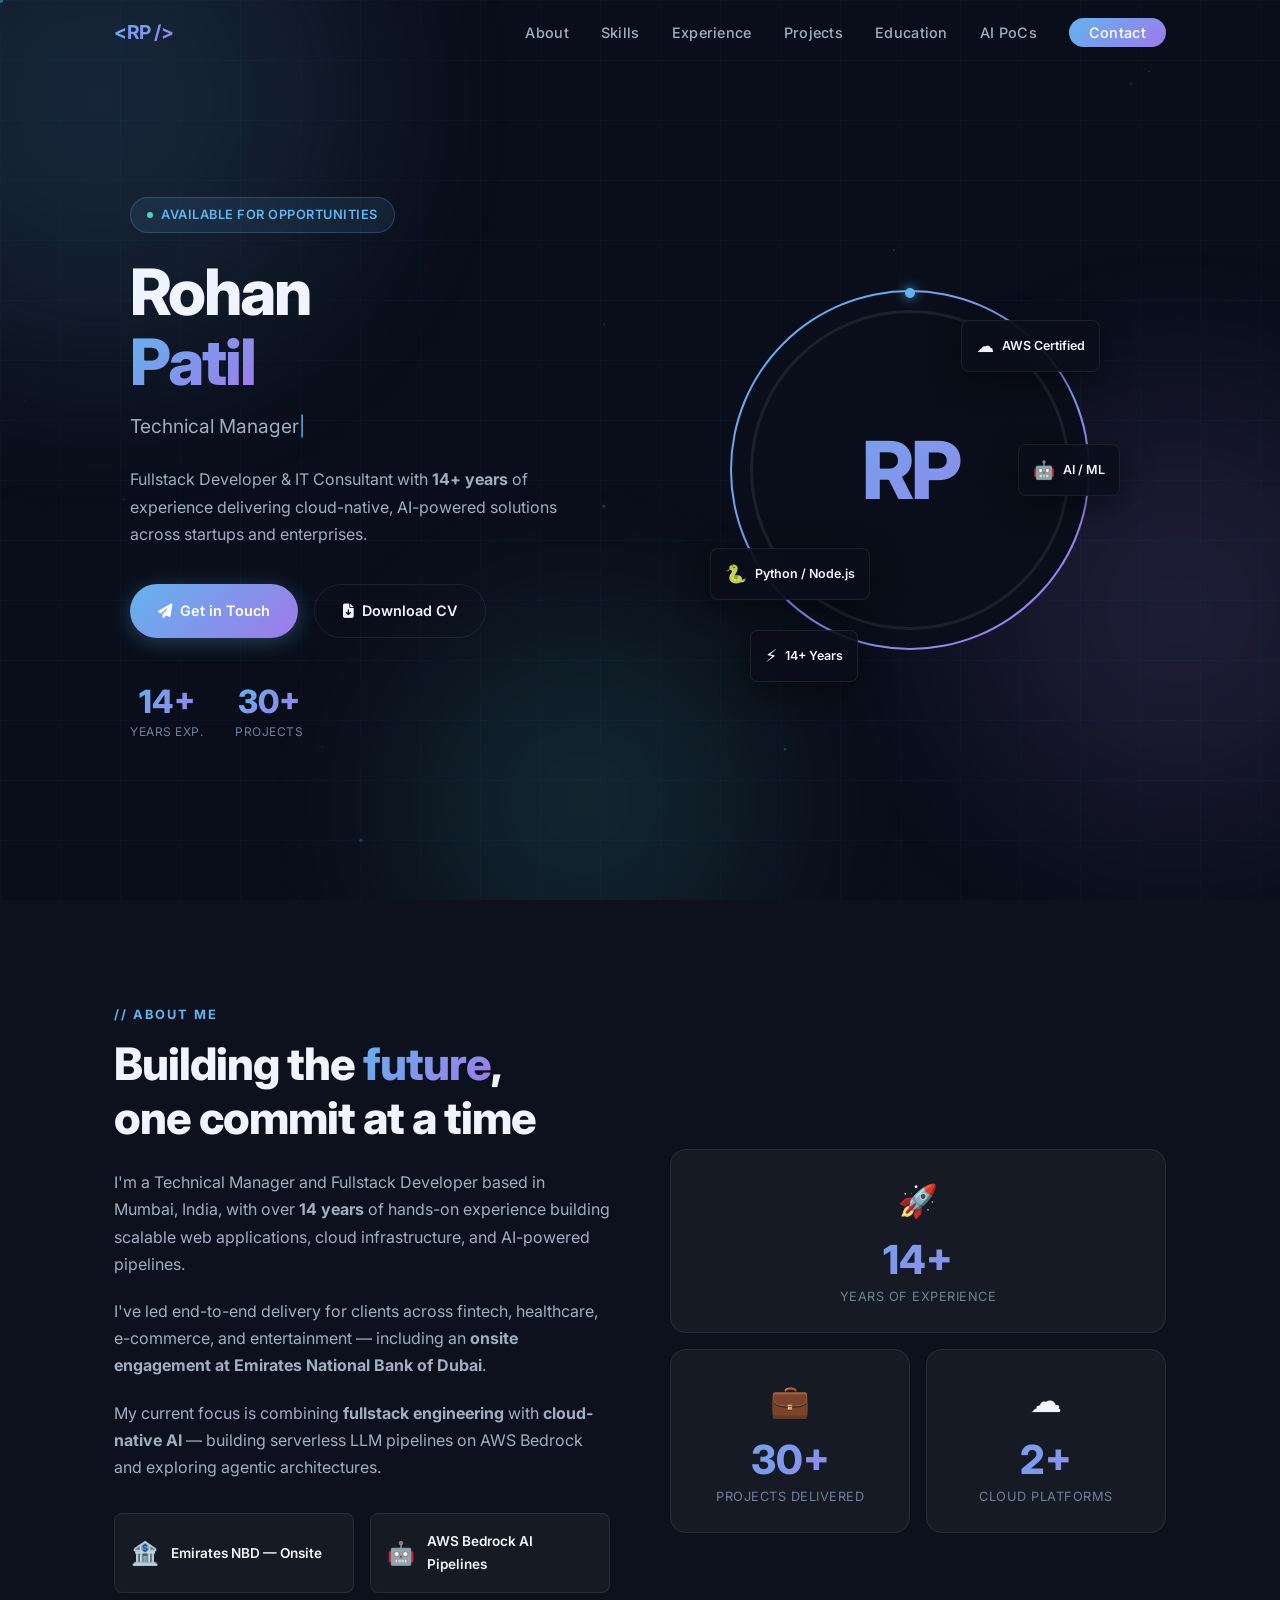
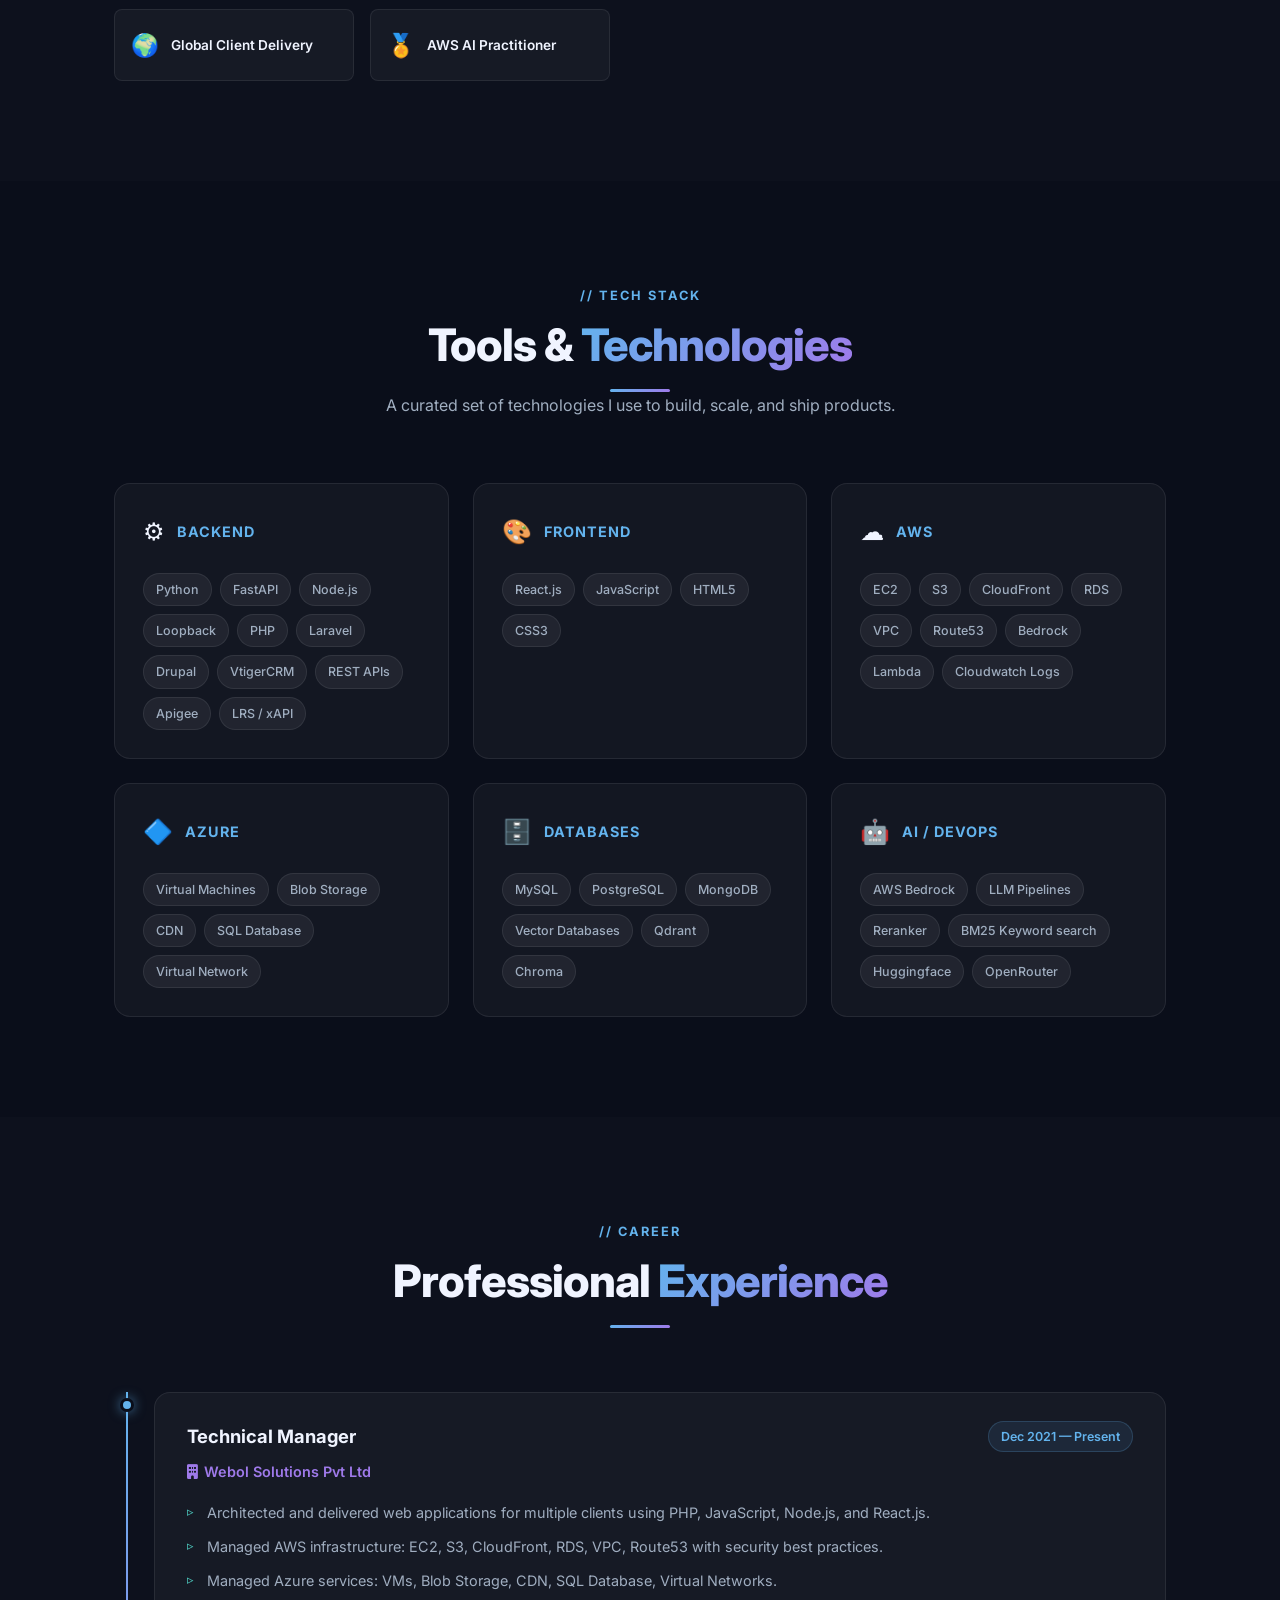
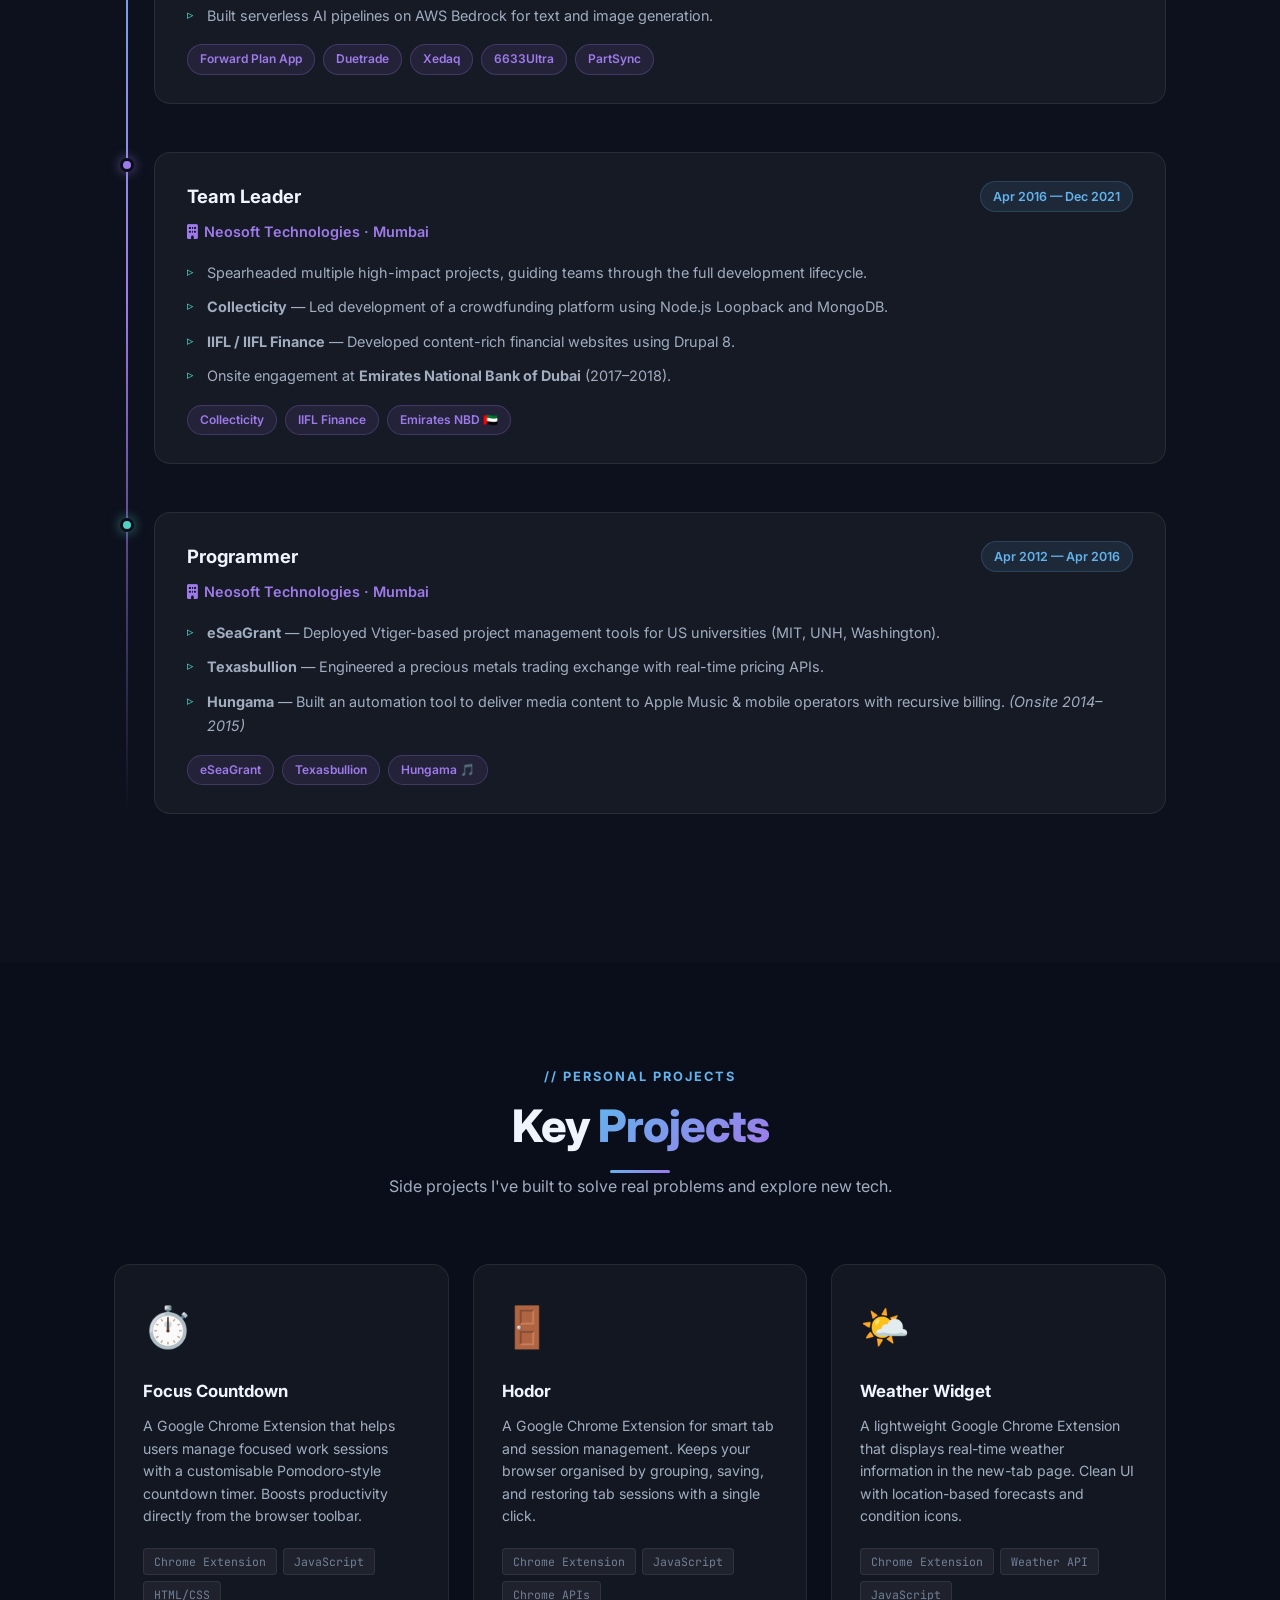
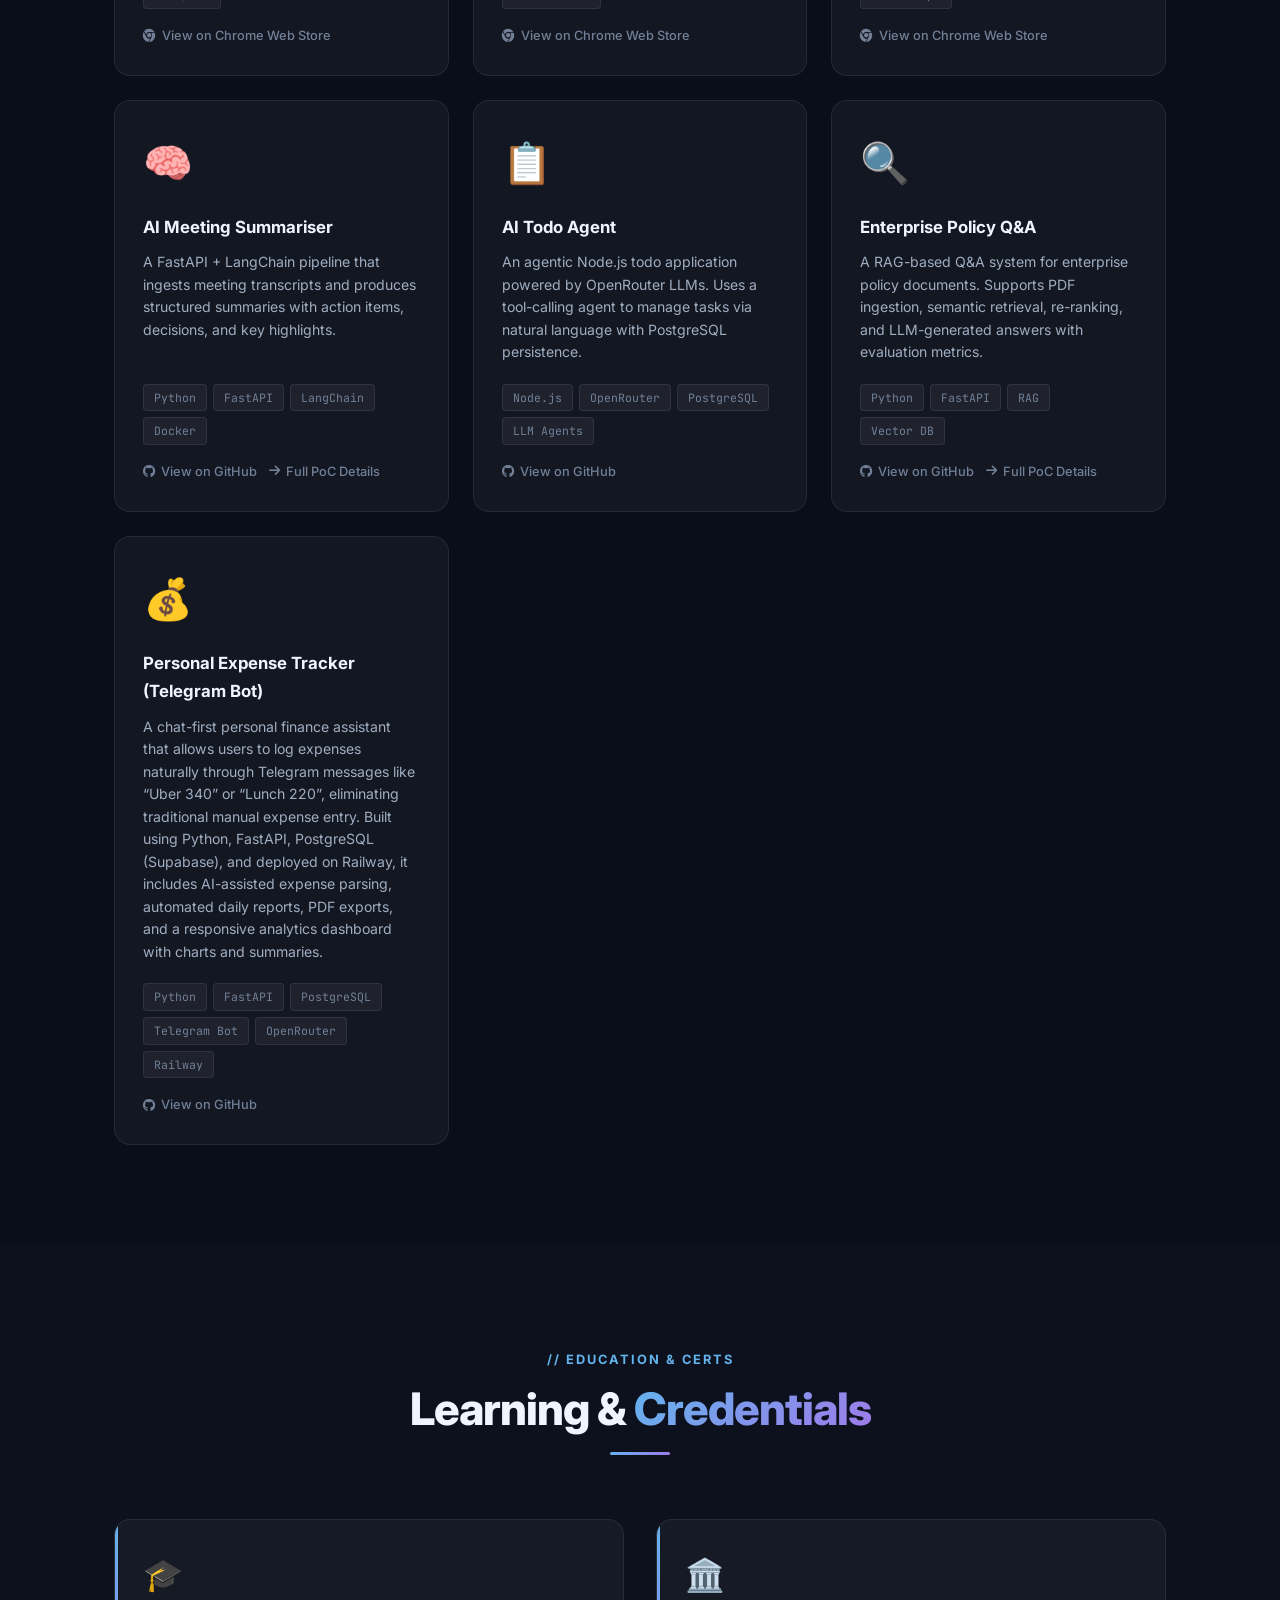
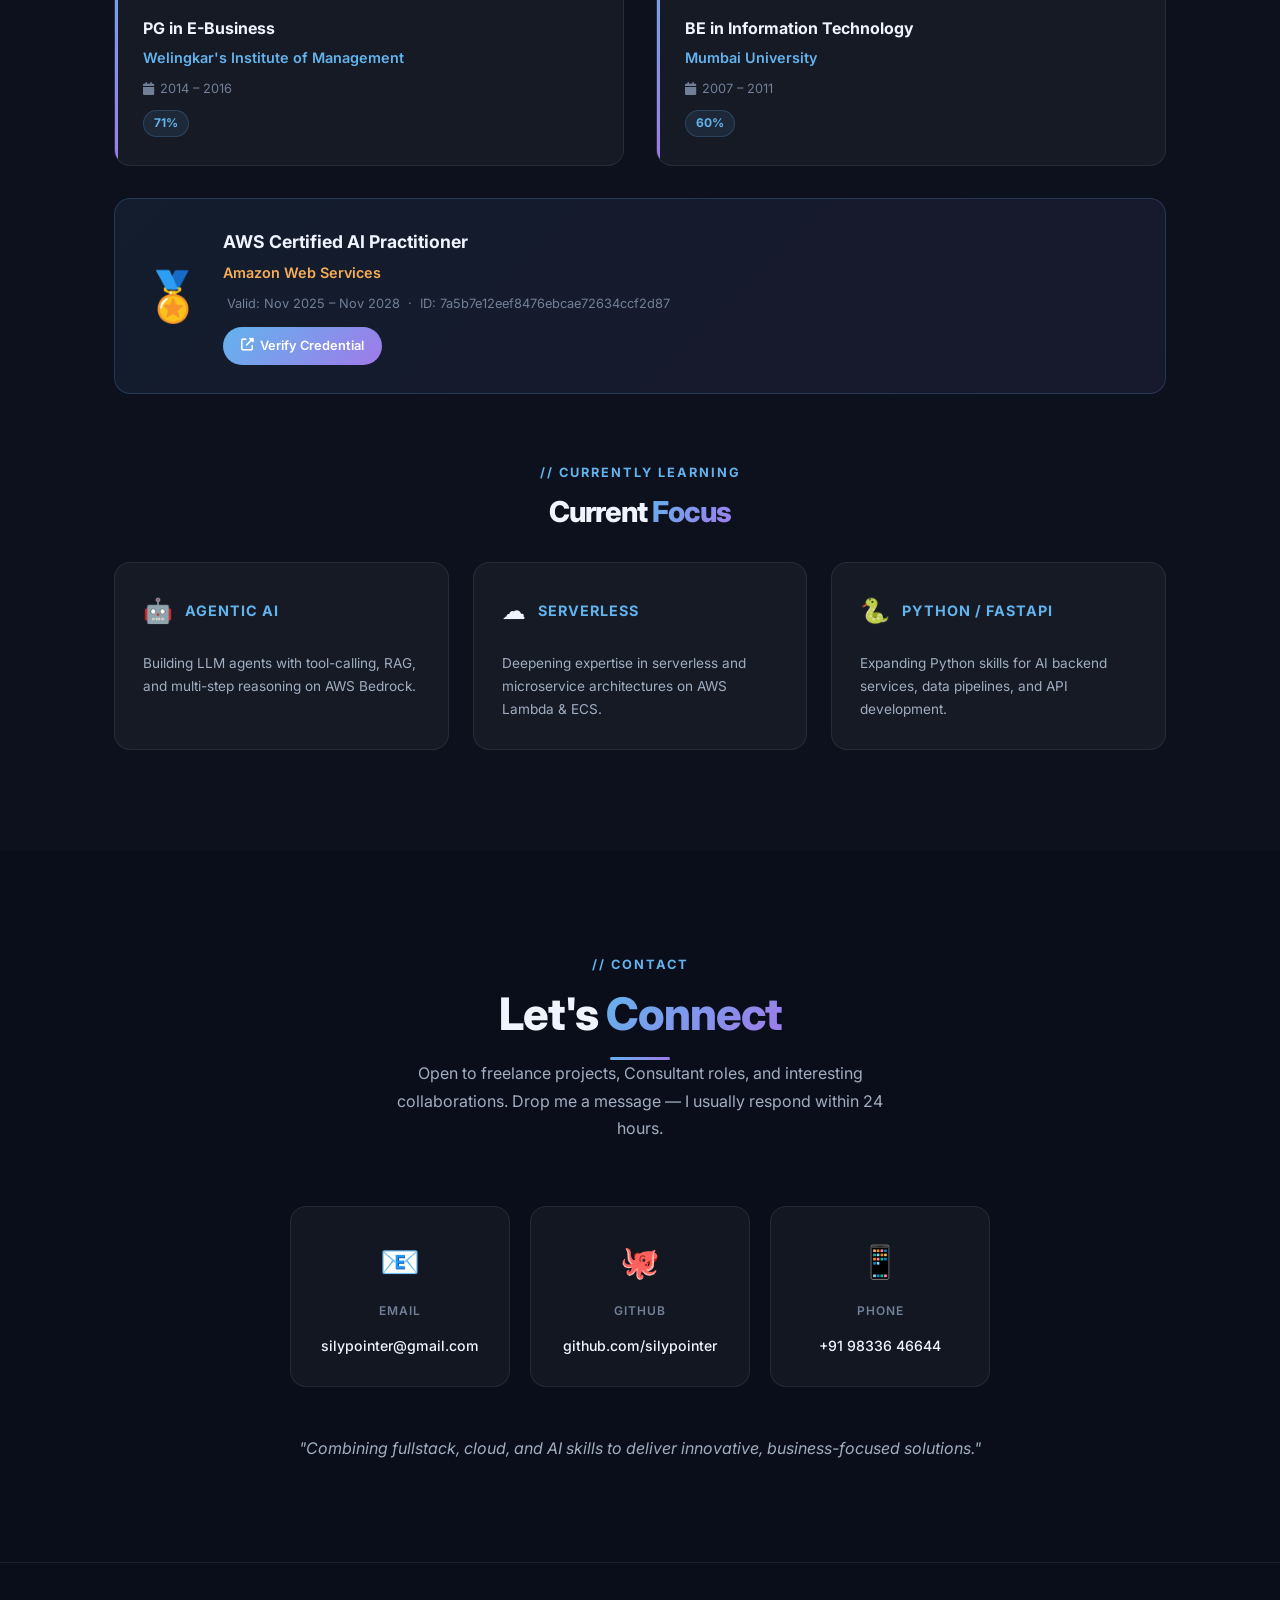
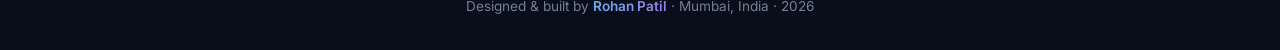
<file: index.html>
<!DOCTYPE html>
<html lang="en">
<head>
  <meta charset="UTF-8" />
  <meta name="viewport" content="width=device-width, initial-scale=1.0" />
  <meta name="description" content="Rohan Patil — Technical Manager, Fullstack Developer & IT Consultant with 13+ years of experience in NodeJS, ReactJS, PHP, AWS, Azure and AI." />
  <meta name="author" content="Rohan Patil" />
  <title>Rohan Patil — Portfolio</title>

  <!-- Fonts -->
  <link rel="preconnect" href="https://fonts.googleapis.com" />
  <link rel="preconnect" href="https://fonts.gstatic.com" crossorigin />
  <link href="https://fonts.googleapis.com/css2?family=Inter:wght@300;400;500;600;700;800&family=JetBrains+Mono:wght@400;500&display=swap" rel="stylesheet" />

  <!-- Icons -->
  <link rel="stylesheet" href="https://cdnjs.cloudflare.com/ajax/libs/font-awesome/6.5.0/css/all.min.css" />

  <!-- Styles -->
  <link rel="stylesheet" href="styles.css" />
</head>
<body>

  <!-- ░░ Animated Background ░░ -->
  <div class="bg-canvas">
    <div class="bg-orb"></div>
    <div class="bg-orb"></div>
    <div class="bg-orb"></div>
  </div>
  <div class="bg-grid"></div>
  <canvas id="particles" style="position:fixed;inset:0;z-index:0;pointer-events:none;opacity:0.6;"></canvas>

  <!-- ░░ Navigation ░░ -->
  <nav>
    <div class="container nav-inner">
      <span class="nav-logo">&lt;RP /&gt;</span>
      <ul class="nav-links">
        <li><a href="#about">About</a></li>
        <li><a href="#skills">Skills</a></li>
        <li><a href="#experience">Experience</a></li>
        <li><a href="#projects">Projects</a></li>
        <li><a href="#education">Education</a></li>
        <li><a href="ai-poc-projects.html">AI PoCs</a></li>
        <li><a href="#contact" class="nav-cta">Contact</a></li>
      </ul>
      <div class="menu-toggle" aria-label="Toggle menu">
        <span></span><span></span><span></span>
      </div>
    </div>
  </nav>

  <!-- ░░░░░░░░░░░░░░░░░░░░░░░░░░░░░░░░░░░░░░░░░░░░░░░░░░░░░░░░ -->
  <!-- HERO                                                       -->
  <!-- ░░░░░░░░░░░░░░░░░░░░░░░░░░░░░░░░░░░░░░░░░░░░░░░░░░░░░░░░ -->
  <section id="hero">
    <div class="container">
      <div class="hero-grid">

        <!-- Left: Text -->
        <div class="hero-text">
          <div class="hero-badge">
            <span class="dot"></span>
            Available for opportunities
          </div>

          <h1 class="hero-name">
            Rohan<br>
            <span class="gradient-text">Patil</span>
          </h1>

          <div class="hero-title" id="typed-title">
            <span class="typed-text">Technical Manager</span><span class="typed-cursor">|</span>
          </div>

          <p class="hero-desc">
            Fullstack Developer &amp; IT Consultant with <strong>14+ years</strong> of experience
            delivering cloud-native, AI-powered solutions across startups and enterprises.
          </p>

          <div class="hero-actions">
            <a href="#contact" class="btn btn-primary">
              <i class="fas fa-paper-plane"></i> Get in Touch
            </a>
            <a href="cv.pdf" class="btn btn-outline" target="_blank" rel="noopener">
              <i class="fas fa-file-arrow-down"></i> Download CV
            </a>
          </div>

          <div class="hero-stats">
            <div class="stat-item">
              <div class="stat-number" data-target="14">0+</div>
              <div class="stat-label">Years Exp.</div>
            </div>
            <div class="stat-item">
              <div class="stat-number" data-target="30">0+</div>
              <div class="stat-label">Projects</div>
            </div>
            <!-- <div class="stat-item">
              <div class="stat-number" data-target="5">0+</div>
              <div class="stat-label">Countries</div>
            </div> -->
          </div>
        </div>

        <!-- Right: Avatar -->
        <div class="hero-visual">
          <div class="avatar-wrapper">
            <div class="avatar-ring"></div>
            <!-- Initials fallback — replace src with a real photo if available -->
            <div class="avatar-fallback">RP</div>

            <!-- Floating badges -->
            <div class="floating-badge">
              <span class="badge-icon">☁️</span>
              <span>AWS Certified</span>
            </div>

            <div class="floating-badge">
              <span class="badge-icon">🐍</span>
              <span>Python / Node.js</span>
            </div>

            <div class="floating-badge">
              <span class="badge-icon">🤖</span>
              <span>AI / ML</span>
            </div>
            <div class="floating-badge">
              <span class="badge-icon">⚡</span>
              <span>14+ Years</span>
            </div>
          </div>
        </div>

      </div>
    </div>
  </section>

  <!-- ░░░░░░░░░░░░░░░░░░░░░░░░░░░░░░░░░░░░░░░░░░░░░░░░░░░░░░░░ -->
  <!-- ABOUT                                                      -->
  <!-- ░░░░░░░░░░░░░░░░░░░░░░░░░░░░░░░░░░░░░░░░░░░░░░░░░░░░░░░░ -->
  <section id="about">
    <div class="container">
      <div class="about-grid">

        <div class="about-text reveal-left">
          <div class="section-tag">// about me</div>
          <h2 class="section-title" style="text-align:left;margin-bottom:24px;">
            Building the <span class="gradient-text">future</span>,<br>one commit at a time
          </h2>
          <p>
            I'm a Technical Manager and Fullstack Developer based in Mumbai, India, with over
            <strong>14 years</strong> of hands-on experience building scalable web applications,
            cloud infrastructure, and AI-powered pipelines.
          </p>
          <p>
            I've led end-to-end delivery for clients across fintech, healthcare, e-commerce, and
            entertainment — including an <strong>onsite engagement at Emirates National Bank of Dubai</strong>.
          </p>
          <p>
            My current focus is combining <strong>fullstack engineering</strong> with
            <strong>cloud-native AI</strong> — building serverless LLM pipelines on AWS Bedrock
            and exploring agentic architectures.
          </p>

          <div class="about-highlights">
            <div class="highlight-item">
              <span class="highlight-icon">🏦</span>
              <span class="highlight-text">Emirates NBD — Onsite</span>
            </div>
            <div class="highlight-item">
              <span class="highlight-icon">🤖</span>
              <span class="highlight-text">AWS Bedrock AI Pipelines</span>
            </div>
            <div class="highlight-item">
              <span class="highlight-icon">🌍</span>
              <span class="highlight-text">Global Client Delivery</span>
            </div>
            <div class="highlight-item">
              <span class="highlight-icon">🏅</span>
              <span class="highlight-text">AWS AI Practitioner</span>
            </div>
          </div>
        </div>

        <div class="about-visual reveal-right">
          <div class="about-card">
            <div class="about-card-icon">🚀</div>
            <div class="about-card-number" data-target="14">0</div>
            <div class="about-card-label">Years of Experience</div>
          </div>
          <div class="about-card">
            <div class="about-card-icon">💼</div>
            <div class="about-card-number" data-target="30">0</div>
            <div class="about-card-label">Projects Delivered</div>
          </div>
          <div class="about-card">
            <div class="about-card-icon">☁️</div>
            <div class="about-card-number" data-target="2">0</div>
            <div class="about-card-label">Cloud Platforms</div>
          </div>
          <!-- <div class="about-card">
            <div class="about-card-icon">🌐</div>
            <div class="about-card-number" data-target="5">0</div>
            <div class="about-card-label">Countries Served</div>
          </div> -->
        </div>

      </div>
    </div>
  </section>

  <!-- ░░░░░░░░░░░░░░░░░░░░░░░░░░░░░░░░░░░░░░░░░░░░░░░░░░░░░░░░ -->
  <!-- SKILLS                                                     -->
  <!-- ░░░░░░░░░░░░░░░░░░░░░░░░░░░░░░░░░░░░░░░░░░░░░░░░░░░░░░░░ -->
  <section id="skills">
    <div class="container">
      <div class="section-header reveal">
        <div class="section-tag">// tech stack</div>
        <h2 class="section-title">Tools &amp; <span class="gradient-text">Technologies</span></h2>
        <div class="section-divider"></div>
        <p class="section-desc">A curated set of technologies I use to build, scale, and ship products.</p>
      </div>

      <div class="skills-grid">

        <div class="skill-category reveal delay-1">
          <div class="skill-cat-header">
            <span class="skill-cat-icon">⚙️</span>
            <span class="skill-cat-name">Backend</span>
          </div>
          <div class="skill-tags">
            <span class="skill-tag">Python</span>
            <span class="skill-tag">FastAPI</span>
            <span class="skill-tag">Node.js</span>
            <span class="skill-tag">Loopback</span>
            <span class="skill-tag">PHP</span>
            <span class="skill-tag">Laravel</span>
            <span class="skill-tag">Drupal</span>
            <span class="skill-tag">VtigerCRM</span>
            <span class="skill-tag">REST APIs</span>
            <span class="skill-tag">Apigee</span>
            <span class="skill-tag">LRS / xAPI</span>
          </div>
        </div>

        <div class="skill-category reveal delay-2">
          <div class="skill-cat-header">
            <span class="skill-cat-icon">🎨</span>
            <span class="skill-cat-name">Frontend</span>
          </div>
          <div class="skill-tags">
            <span class="skill-tag">React.js</span>
            <span class="skill-tag">JavaScript</span>
            <span class="skill-tag">HTML5</span>
            <span class="skill-tag">CSS3</span>
          </div>
        </div>

        <div class="skill-category reveal delay-3">
          <div class="skill-cat-header">
            <span class="skill-cat-icon">☁️</span>
            <span class="skill-cat-name">AWS</span>
          </div>
          <div class="skill-tags">
            <span class="skill-tag">EC2</span>
            <span class="skill-tag">S3</span>
            <span class="skill-tag">CloudFront</span>
            <span class="skill-tag">RDS</span>
            <span class="skill-tag">VPC</span>
            <span class="skill-tag">Route53</span>
            <span class="skill-tag">Bedrock</span>
            <span class="skill-tag">Lambda</span>
            <span class="skill-tag">Cloudwatch Logs</span>
          </div>
        </div>

        <div class="skill-category reveal delay-1">
          <div class="skill-cat-header">
            <span class="skill-cat-icon">🔷</span>
            <span class="skill-cat-name">Azure</span>
          </div>
          <div class="skill-tags">
            <span class="skill-tag">Virtual Machines</span>
            <span class="skill-tag">Blob Storage</span>
            <span class="skill-tag">CDN</span>
            <span class="skill-tag">SQL Database</span>
            <span class="skill-tag">Virtual Network</span>
          </div>
        </div>

        <div class="skill-category reveal delay-2">
          <div class="skill-cat-header">
            <span class="skill-cat-icon">🗄️</span>
            <span class="skill-cat-name">Databases</span>
          </div>
          <div class="skill-tags">
            <span class="skill-tag">MySQL</span>
            <span class="skill-tag">PostgreSQL</span>
            <span class="skill-tag">MongoDB</span>
            <span class="skill-tag">Vector Databases</span>
            <span class="skill-tag">Qdrant</span>
            <span class="skill-tag">Chroma</span>
          </div>
        </div>

        <div class="skill-category reveal delay-3">
          <div class="skill-cat-header">
            <span class="skill-cat-icon">🤖</span>
            <span class="skill-cat-name">AI / DevOps</span>
          </div>
          <div class="skill-tags">
            <span class="skill-tag">AWS Bedrock</span>
            <span class="skill-tag">LLM Pipelines</span>
            <span class="skill-tag">Reranker</span>
            <span class="skill-tag">BM25 Keyword search</span>
            <span class="skill-tag">Huggingface</span>
            <span class="skill-tag">OpenRouter</span>
          </div>
        </div>

      </div>
    </div>
  </section>

  <!-- ░░░░░░░░░░░░░░░░░░░░░░░░░░░░░░░░░░░░░░░░░░░░░░░░░░░░░░░░ -->
  <!-- EXPERIENCE                                                 -->
  <!-- ░░░░░░░░░░░░░░░░░░░░░░░░░░░░░░░░░░░░░░░░░░░░░░░░░░░░░░░░ -->
  <section id="experience">
    <div class="container">
      <div class="section-header reveal">
        <div class="section-tag">// career</div>
        <h2 class="section-title">Professional <span class="gradient-text">Experience</span></h2>
        <div class="section-divider"></div>
      </div>

      <div class="timeline">

        <!-- Webol Solutions -->
        <div class="timeline-item">
          <div class="timeline-dot"></div>
          <div class="timeline-card">
            <div class="timeline-header">
              <span class="timeline-role">Technical Manager</span>
              <span class="timeline-period">Dec 2021 — Present</span>
            </div>
            <div class="timeline-company">
              <i class="fas fa-building"></i> Webol Solutions Pvt Ltd
            </div>
            <ul class="timeline-achievements">
              <li>Architected and delivered web applications for multiple clients using PHP, JavaScript, Node.js, and React.js.</li>
              <li>Managed AWS infrastructure: EC2, S3, CloudFront, RDS, VPC, Route53 with security best practices.</li>
              <li>Managed Azure services: VMs, Blob Storage, CDN, SQL Database, Virtual Networks.</li>
              <li>Built serverless AI pipelines on AWS Bedrock for text and image generation.</li>
            </ul>
            <div class="project-chips">
              <span class="project-chip">Forward Plan App</span>
              <span class="project-chip">Duetrade</span>
              <span class="project-chip">Xedaq</span>
              <span class="project-chip">6633Ultra</span>
              <span class="project-chip">PartSync</span>
            </div>
          </div>
        </div>

        <!-- Neosoft Team Leader -->
        <div class="timeline-item">
          <div class="timeline-dot purple"></div>
          <div class="timeline-card">
            <div class="timeline-header">
              <span class="timeline-role">Team Leader</span>
              <span class="timeline-period">Apr 2016 — Dec 2021</span>
            </div>
            <div class="timeline-company">
              <i class="fas fa-building"></i> Neosoft Technologies · Mumbai
            </div>
            <ul class="timeline-achievements">
              <li>Spearheaded multiple high-impact projects, guiding teams through the full development lifecycle.</li>
              <li><strong>Collecticity</strong> — Led development of a crowdfunding platform using Node.js Loopback and MongoDB.</li>
              <li><strong>IIFL / IIFL Finance</strong> — Developed content-rich financial websites using Drupal 8.</li>
              <li>Onsite engagement at <strong>Emirates National Bank of Dubai</strong> (2017–2018).</li>
            </ul>
            <div class="project-chips">
              <span class="project-chip">Collecticity</span>
              <span class="project-chip">IIFL Finance</span>
              <span class="project-chip">Emirates NBD 🇦🇪</span>
            </div>
          </div>
        </div>

        <!-- Neosoft Programmer -->
        <div class="timeline-item">
          <div class="timeline-dot cyan"></div>
          <div class="timeline-card">
            <div class="timeline-header">
              <span class="timeline-role">Programmer</span>
              <span class="timeline-period">Apr 2012 — Apr 2016</span>
            </div>
            <div class="timeline-company">
              <i class="fas fa-building"></i> Neosoft Technologies · Mumbai
            </div>
            <ul class="timeline-achievements">
              <li><strong>eSeaGrant</strong> — Deployed Vtiger-based project management tools for US universities (MIT, UNH, Washington).</li>
              <li><strong>Texasbullion</strong> — Engineered a precious metals trading exchange with real-time pricing APIs.</li>
              <li><strong>Hungama</strong> — Built an automation tool to deliver media content to Apple Music &amp; mobile operators with recursive billing. <em>(Onsite 2014–2015)</em></li>
            </ul>
            <div class="project-chips">
              <span class="project-chip">eSeaGrant</span>
              <span class="project-chip">Texasbullion</span>
              <span class="project-chip">Hungama 🎵</span>
            </div>
          </div>
        </div>

      </div>
    </div>
  </section>

  <!-- ░░░░░░░░░░░░░░░░░░░░░░░░░░░░░░░░░░░░░░░░░░░░░░░░░░░░░░░░ -->
  <!-- PROJECTS                                                   -->
  <!-- ░░░░░░░░░░░░░░░░░░░░░░░░░░░░░░░░░░░░░░░░░░░░░░░░░░░░░░░░ -->
  <section id="projects">
    <div class="container">
      <div class="section-header reveal">
        <div class="section-tag">// personal projects</div>
        <h2 class="section-title">Key <span class="gradient-text">Projects</span></h2>
        <div class="section-divider"></div>
        <p class="section-desc">Side projects I've built to solve real problems and explore new tech.</p>
      </div>

      <div class="projects-grid">

        <div class="project-card reveal delay-1">
          <div class="project-icon">⏱️</div>
          <div class="project-name">Focus Countdown</div>
          <div class="project-desc">
            A Google Chrome Extension that helps users manage focused work sessions with a
            customisable Pomodoro-style countdown timer. Boosts productivity directly from the browser toolbar.
          </div>
          <div class="project-tech">
            <span>Chrome Extension</span>
            <span>JavaScript</span>
            <span>HTML/CSS</span>
          </div>
          <div class="project-links">
            <a href="https://chromewebstore.google.com/detail/focus-countdown/djamkcmjohacfoeohmlkdejllihekbab?utm_source=item-share-cb&pli=1" class="project-link" target="_blank" rel="noopener">
              <i class="fab fa-chrome"></i> View on Chrome Web Store
            </a>
          </div>
        </div>

        <div class="project-card reveal delay-2">
          <div class="project-icon">🚪</div>
          <div class="project-name">Hodor</div>
          <div class="project-desc">
            A Google Chrome Extension for smart tab and session management. Keeps your browser
            organised by grouping, saving, and restoring tab sessions with a single click.
          </div>
          <div class="project-tech">
            <span>Chrome Extension</span>
            <span>JavaScript</span>
            <span>Chrome APIs</span>
          </div>
          <div class="project-links">
            <a href="https://chromewebstore.google.com/detail/hodor/opdfabenikhlkaijpidfhccnnelppepf" class="project-link" target="_blank" rel="noopener">
              <i class="fab fa-chrome"></i> View on Chrome Web Store
            </a>
          </div>
        </div>

        <div class="project-card reveal delay-3">
          <div class="project-icon">🌤️</div>
          <div class="project-name">Weather Widget</div>
          <div class="project-desc">
            A lightweight Google Chrome Extension that displays real-time weather information
            in the new-tab page. Clean UI with location-based forecasts and condition icons.
          </div>
          <div class="project-tech">
            <span>Chrome Extension</span>
            <span>Weather API</span>
            <span>JavaScript</span>
          </div>
          <div class="project-links">
            <a href="https://chromewebstore.google.com/detail/weather-widget/cbfonhkeidkoldmfnffmpejogimdjknc" class="project-link" target="_blank" rel="noopener">
              <i class="fab fa-chrome"></i> View on Chrome Web Store
            </a>
          </div>
        </div>

        <!-- Bonus: AI Projects from the learning repo -->
        <div class="project-card reveal delay-2">
          <div class="project-icon">🧠</div>
          <div class="project-name">AI Meeting Summariser</div>
          <div class="project-desc">
            A FastAPI + LangChain pipeline that ingests meeting transcripts and produces
            structured summaries with action items, decisions, and key highlights.
          </div>
          <div class="project-tech">
            <span>Python</span>
            <span>FastAPI</span>
            <span>LangChain</span>
            <span>Docker</span>
          </div>
          <div class="project-links">
            <a href="https://github.com/silypointer/ai_meeting_notes_summerizer" class="project-link" target="_blank" rel="noopener">
              <i class="fab fa-github"></i> View on GitHub
            </a>
            <a href="ai-poc-projects.html" class="project-link">
              <i class="fas fa-arrow-right"></i> Full PoC Details
            </a>
          </div>
        </div>

        <div class="project-card reveal delay-3">
          <div class="project-icon">📋</div>
          <div class="project-name">AI Todo Agent</div>
          <div class="project-desc">
            An agentic Node.js todo application powered by OpenRouter LLMs. Uses a tool-calling
            agent to manage tasks via natural language with PostgreSQL persistence.
          </div>
          <div class="project-tech">
            <span>Node.js</span>
            <span>OpenRouter</span>
            <span>PostgreSQL</span>
            <span>LLM Agents</span>
          </div>
          <div class="project-links">
            <a href="https://github.com/silypointer" class="project-link" target="_blank" rel="noopener">
              <i class="fab fa-github"></i> View on GitHub
            </a>
          </div>
        </div>

        <div class="project-card reveal delay-1">
          <div class="project-icon">🔍</div>
          <div class="project-name">Enterprise Policy Q&amp;A</div>
          <div class="project-desc">
            A RAG-based Q&amp;A system for enterprise policy documents. Supports PDF ingestion,
            semantic retrieval, re-ranking, and LLM-generated answers with evaluation metrics.
          </div>
          <div class="project-tech">
            <span>Python</span>
            <span>FastAPI</span>
            <span>RAG</span>
            <span>Vector DB</span>
          </div>
          <div class="project-links">
            <a href="https://github.com/silypointer/enterprise_policy_qa_rag" class="project-link" target="_blank" rel="noopener">
              <i class="fab fa-github"></i> View on GitHub
            </a>
            <a href="ai-poc-projects.html" class="project-link">
              <i class="fas fa-arrow-right"></i> Full PoC Details
            </a>
          </div>
        </div>
        <div class="project-card reveal delay-1">
          <div class="project-icon">💰</div>
          <div class="project-name">Personal Expense Tracker (Telegram Bot)</div>
          <div class="project-desc">
            A chat-first personal finance assistant that allows users to log expenses naturally through Telegram messages like “Uber 340” or “Lunch 220”, eliminating traditional manual expense entry. Built using Python, FastAPI, PostgreSQL (Supabase), and deployed on Railway, it includes AI-assisted expense parsing, automated daily reports, PDF exports, and a responsive analytics dashboard with charts and summaries.
          </div>
          <div class="project-tech">
            <span>Python</span>
            <span>FastAPI</span>
            <span>PostgreSQL</span>
            <span>Telegram Bot</span>
            <span>OpenRouter</span>
            <span>Railway</span>
          </div>
          <div class="project-links">
            <a href="https://github.com/silypointer/personal_expense_logger_bot" class="project-link" target="_blank" rel="noopener">
              <i class="fab fa-github"></i> View on GitHub
            </a>
          </div>
        </div>

      </div>
    </div>
  </section>

  <!-- ░░░░░░░░░░░░░░░░░░░░░░░░░░░░░░░░░░░░░░░░░░░░░░░░░░░░░░░░ -->
  <!-- EDUCATION                                                  -->
  <!-- ░░░░░░░░░░░░░░░░░░░░░░░░░░░░░░░░░░░░░░░░░░░░░░░░░░░░░░░░ -->
  <section id="education">
    <div class="container">
      <div class="section-header reveal">
        <div class="section-tag">// education &amp; certs</div>
        <h2 class="section-title">Learning &amp; <span class="gradient-text">Credentials</span></h2>
        <div class="section-divider"></div>
      </div>

      <div class="edu-grid">

        <div class="edu-card reveal delay-1">
          <div class="edu-icon">🎓</div>
          <div class="edu-degree">PG in E-Business</div>
          <div class="edu-school">Welingkar's Institute of Management</div>
          <div class="edu-year"><i class="fas fa-calendar"></i> 2014 – 2016</div>
          <span class="edu-score">71%</span>
        </div>

        <div class="edu-card reveal delay-2">
          <div class="edu-icon">🏛️</div>
          <div class="edu-degree">BE in Information Technology</div>
          <div class="edu-school">Mumbai University</div>
          <div class="edu-year"><i class="fas fa-calendar"></i> 2007 – 2011</div>
          <span class="edu-score">60%</span>
        </div>

        <div class="cert-card reveal">
          <div class="cert-icon">🏅</div>
          <div class="cert-info">
            <div class="cert-name">AWS Certified AI Practitioner</div>
            <div class="cert-issuer">Amazon Web Services</div>
            <div class="cert-validity">
              <i class="fas fa-shield-check"></i>
              Valid: Nov 2025 – Nov 2028 &nbsp;·&nbsp; ID: 7a5b7e12eef8476ebcae72634ccf2d87
            </div>
            <a
              href="https://cp.certmetrics.com/amazon/en/public/verify/credential/7a5b7e12eef8476ebcae72634ccf2d87"
              class="cert-verify"
              target="_blank"
              rel="noopener"
            >
              <i class="fas fa-external-link-alt"></i> Verify Credential
            </a>
          </div>
        </div>

      </div>

      <!-- Current Focus -->
      <div style="margin-top:64px;" class="reveal">
        <div class="section-header" style="margin-bottom:32px;">
          <div class="section-tag">// currently learning</div>
          <h3 class="section-title" style="font-size:1.8rem;">
            Current <span class="gradient-text">Focus</span>
          </h3>
        </div>
        <div class="skills-grid skills-grid--focus">
          <div class="skill-category">
            <div class="skill-cat-header">
              <span class="skill-cat-icon">🤖</span>
              <span class="skill-cat-name">Agentic AI</span>
            </div>
            <p style="color:var(--text-secondary);font-size:0.85rem;">Building LLM agents with tool-calling, RAG, and multi-step reasoning on AWS Bedrock.</p>
          </div>
          <div class="skill-category">
            <div class="skill-cat-header">
              <span class="skill-cat-icon">☁️</span>
              <span class="skill-cat-name">Serverless</span>
            </div>
            <p style="color:var(--text-secondary);font-size:0.85rem;">Deepening expertise in serverless and microservice architectures on AWS Lambda &amp; ECS.</p>
          </div>
          <div class="skill-category">
            <div class="skill-cat-header">
              <span class="skill-cat-icon">🐍</span>
              <span class="skill-cat-name">Python / FastAPI</span>
            </div>
            <p style="color:var(--text-secondary);font-size:0.85rem;">Expanding Python skills for AI backend services, data pipelines, and API development.</p>
          </div>
          
        </div>
      </div>

    </div>
  </section>

  <!-- ░░░░░░░░░░░░░░░░░░░░░░░░░░░░░░░░░░░░░░░░░░░░░░░░░░░░░░░░ -->
  <!-- CONTACT                                                    -->
  <!-- ░░░░░░░░░░░░░░░░░░░░░░░░░░░░░░░░░░░░░░░░░░░░░░░░░░░░░░░░ -->
  <section id="contact">
    <div class="container">
      <div class="contact-wrapper">
        <div class="section-header reveal">
          <div class="section-tag">// contact</div>
          <h2 class="section-title">Let's <span class="gradient-text">Connect</span></h2>
          <div class="section-divider"></div>
          <p class="section-desc">
            Open to freelance projects, Consultant roles, and interesting collaborations.
            Drop me a message — I usually respond within 24 hours.
          </p>
        </div>

        <div class="contact-cards reveal">
          <a href="mailto:silypointer@gmail.com" class="contact-card">
            <div class="contact-card-icon">📧</div>
            <div class="contact-card-label">Email</div>
            <div class="contact-card-value">silypointer@gmail.com</div>
          </a>
          <a href="https://github.com/silypointer" class="contact-card" target="_blank" rel="noopener">
            <div class="contact-card-icon">🐙</div>
            <div class="contact-card-label">GitHub</div>
            <div class="contact-card-value">github.com/silypointer</div>
          </a>
          <a href="tel:+919833646644" class="contact-card">
            <div class="contact-card-icon">📱</div>
            <div class="contact-card-label">Phone</div>
            <div class="contact-card-value">+91 98336 46644</div>
          </a>
        </div>

        <div class="contact-cta reveal">
          <em>"Combining fullstack, cloud, and AI skills to deliver innovative, business-focused solutions."</em>
        </div>
      </div>
    </div>
  </section>

  <!-- ░░ Footer ░░ -->
  <footer>
    <div class="container">
      <p>Designed &amp; built by <span>Rohan Patil</span> · Mumbai, India · 2026</p>
    </div>
  </footer>

  <!-- Scripts -->
  <script src="scripts.js"></script>
</body>
</html>
</file>
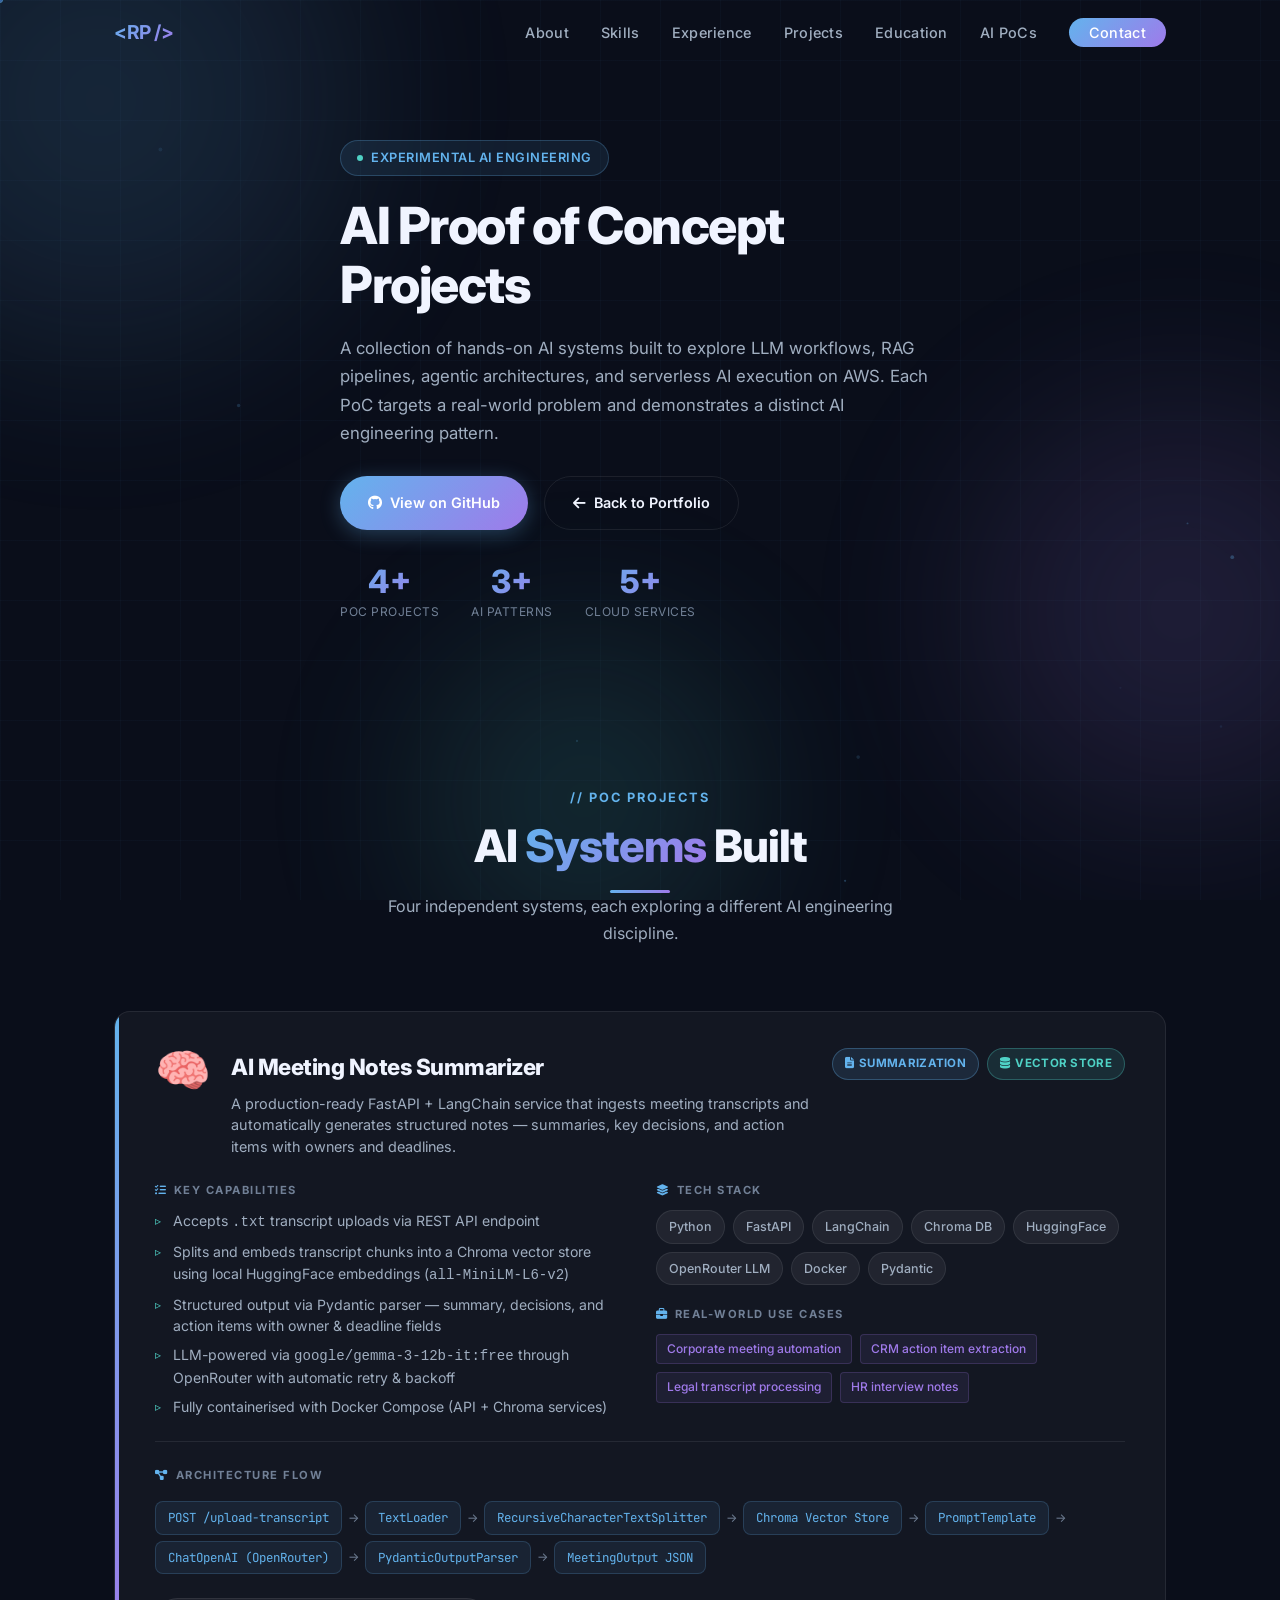
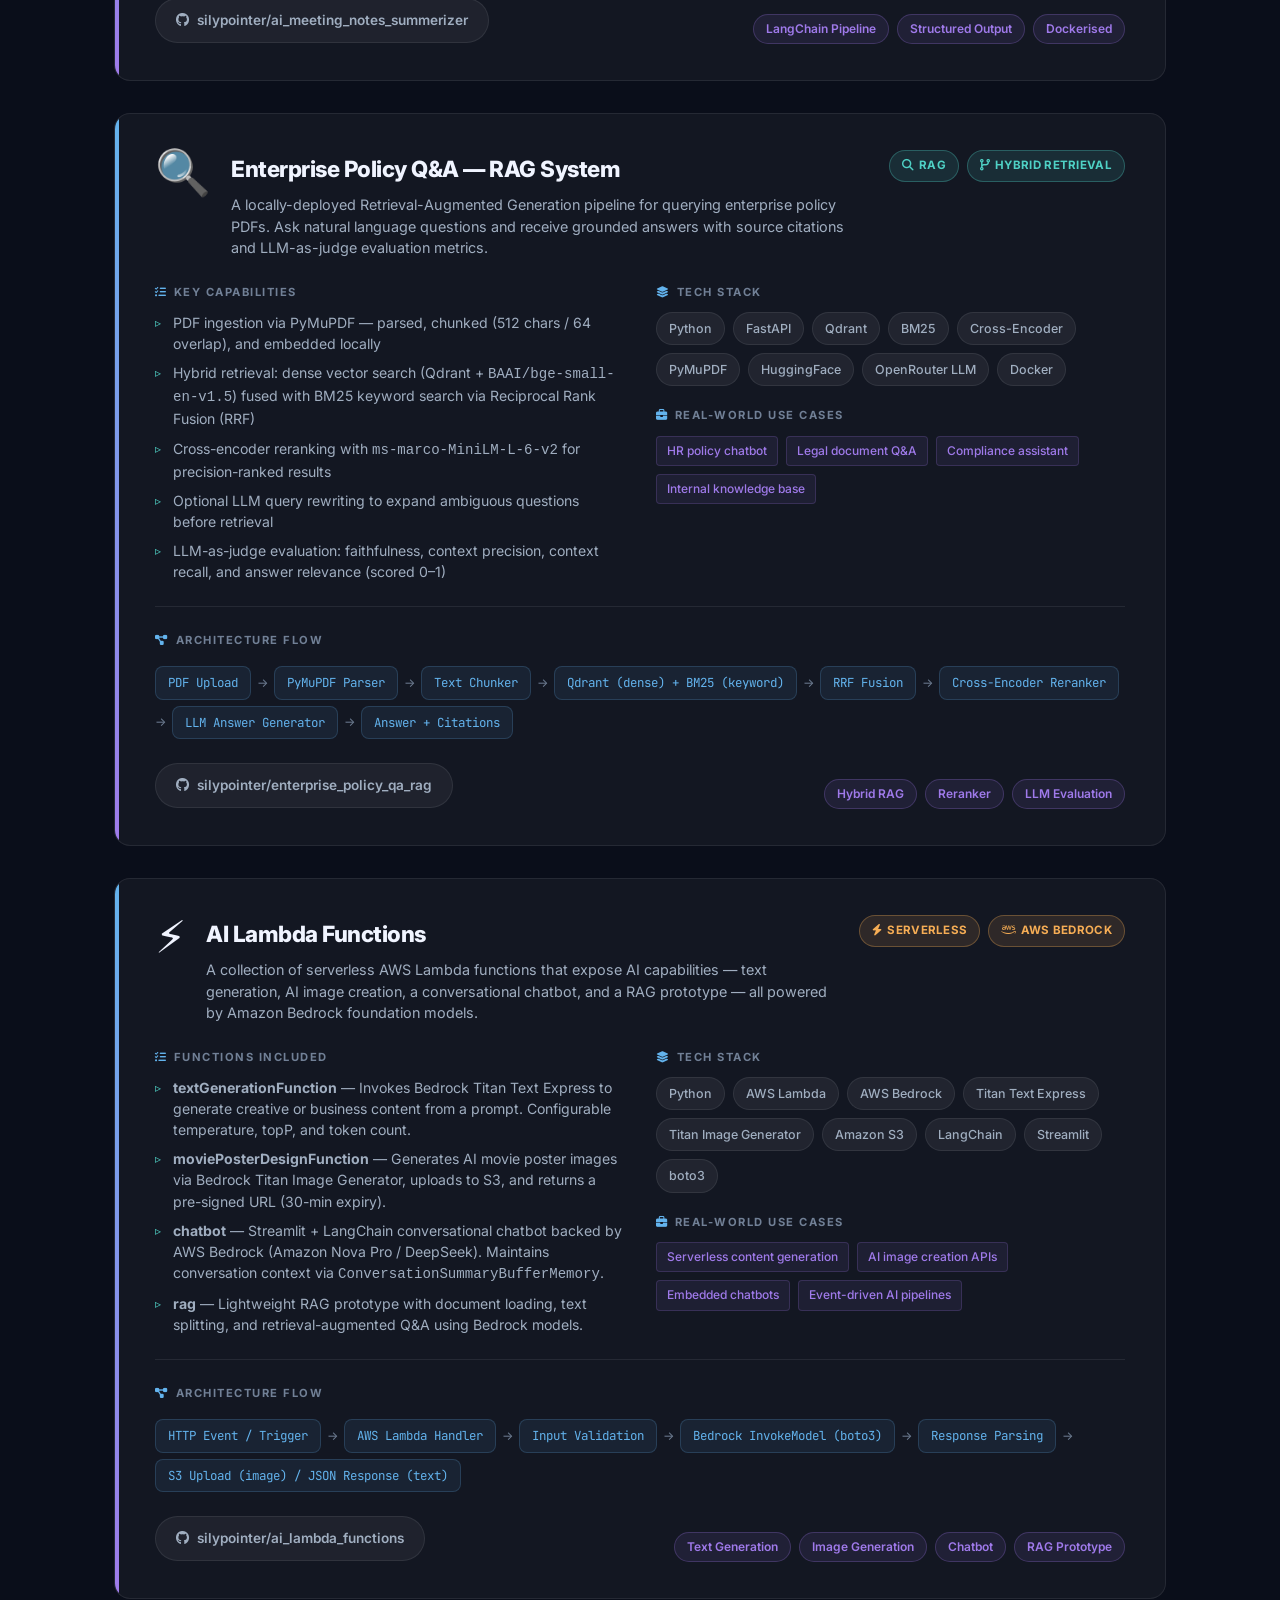
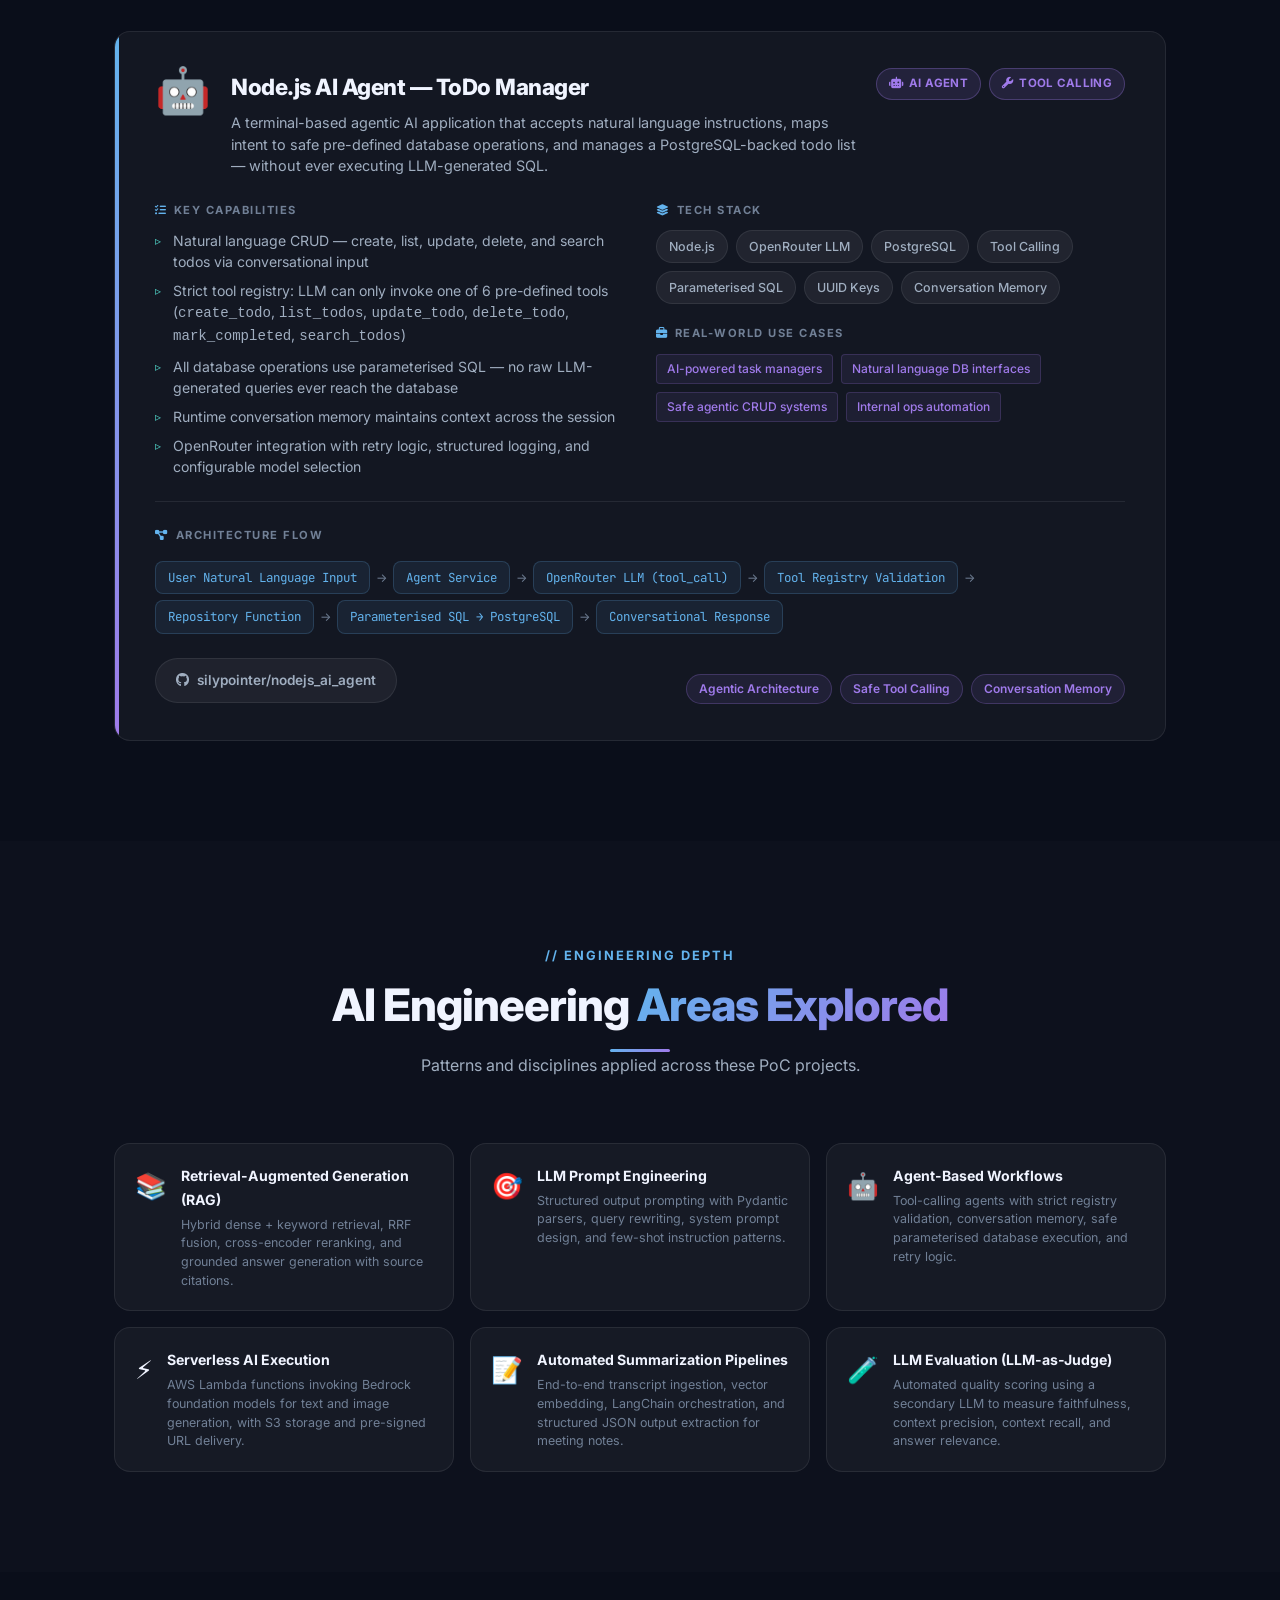
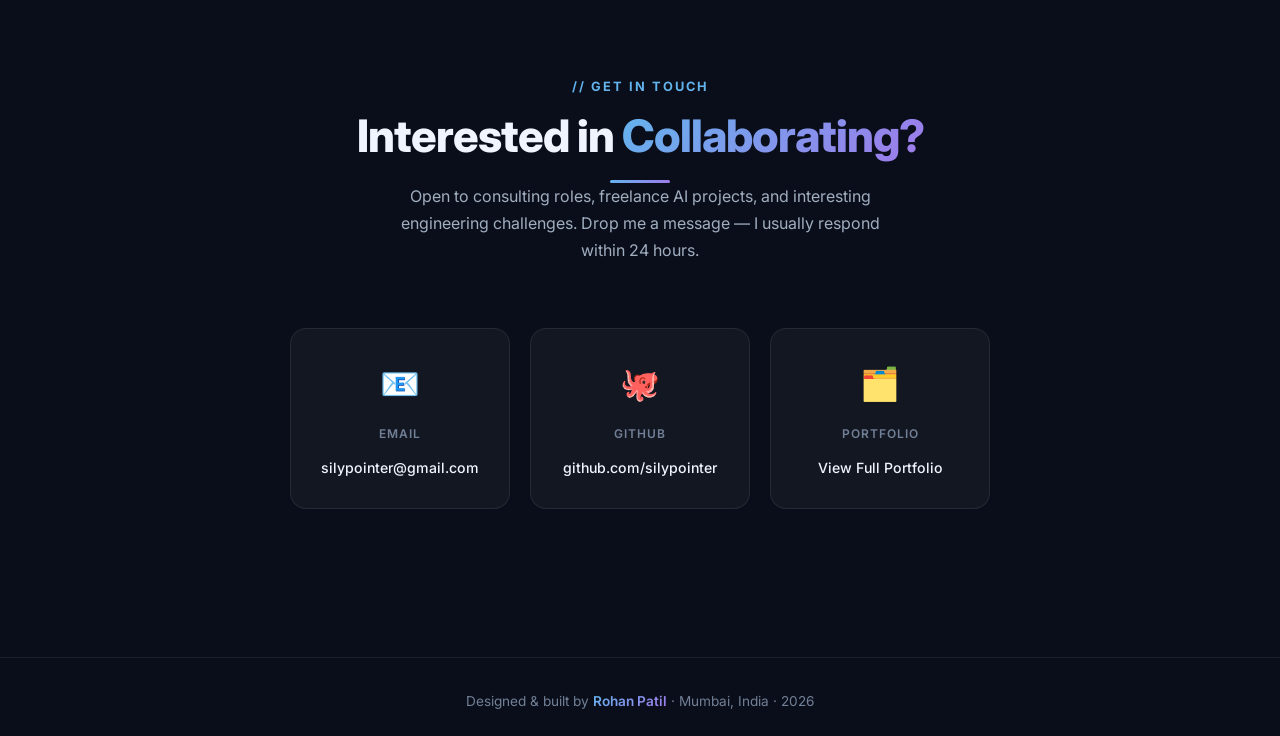
<file: ai-poc-projects.html>
<!DOCTYPE html>
<html lang="en">
<head>
  <meta charset="UTF-8" />
  <meta name="viewport" content="width=device-width, initial-scale=1.0" />
  <meta name="description" content="Rohan Patil — AI Proof of Concept Projects: RAG pipelines, LLM agents, serverless AI, and automated summarization." />
  <meta name="author" content="Rohan Patil" />
  <title>AI PoC Projects — Rohan Patil</title>

  <!-- Fonts -->
  <link rel="preconnect" href="https://fonts.googleapis.com" />
  <link rel="preconnect" href="https://fonts.gstatic.com" crossorigin />
  <link href="https://fonts.googleapis.com/css2?family=Inter:wght@300;400;500;600;700;800&family=JetBrains+Mono:wght@400;500&display=swap" rel="stylesheet" />

  <!-- Icons -->
  <link rel="stylesheet" href="https://cdnjs.cloudflare.com/ajax/libs/font-awesome/6.5.0/css/all.min.css" />

  <!-- Shared portfolio styles -->
  <link rel="stylesheet" href="styles.css" />

</head>
<body>

  <!-- ░░ Animated Background ░░ -->
  <div class="bg-canvas">
    <div class="bg-orb"></div>
    <div class="bg-orb"></div>
    <div class="bg-orb"></div>
  </div>
  <div class="bg-grid"></div>
  <canvas id="particles" style="position:fixed;inset:0;z-index:0;pointer-events:none;opacity:0.6;"></canvas>

  <!-- ░░ Navigation ░░ -->
  <nav>
    <div class="container nav-inner">
      <a href="index.html" class="nav-logo">&lt;RP /&gt;</a>
      <ul class="nav-links">
        <li><a href="index.html#about">About</a></li>
        <li><a href="index.html#skills">Skills</a></li>
        <li><a href="index.html#experience">Experience</a></li>
        <li><a href="index.html#projects">Projects</a></li>
        <li><a href="index.html#education">Education</a></li>
        <li><a href="ai-poc-projects.html">AI PoCs</a></li>
        <li><a href="index.html#contact" class="nav-cta">Contact</a></li>
      </ul>
      <div class="menu-toggle" aria-label="Toggle menu">
        <span></span><span></span><span></span>
      </div>
    </div>
  </nav>

  <!-- ░░░░░░░░░░░░░░░░░░░░░░░░░░░░░░░░░░░░░░░░░░░░░░░░░░░░░░░░ -->
  <!-- HERO                                                       -->
  <!-- ░░░░░░░░░░░░░░░░░░░░░░░░░░░░░░░░░░░░░░░░░░░░░░░░░░░░░░░░ -->
  <section id="poc-hero">
    <div class="container">
      <div class="poc-hero-inner">
        <div class="hero-badge">
          <span class="dot"></span>
          Experimental AI Engineering
        </div>

        <h1>
          AI <span class="gradient-text">Proof of Concept</span><br>Projects
        </h1>

        <p>
          A collection of hands-on AI systems built to explore LLM workflows, RAG pipelines,
          agentic architectures, and serverless AI execution on AWS. Each PoC targets a
          real-world problem and demonstrates a distinct AI engineering pattern.
        </p>

        <div class="hero-actions" style="margin-bottom:36px;">
          <a href="https://github.com/silypointer" class="btn btn-primary" target="_blank" rel="noopener">
            <i class="fab fa-github"></i> View on GitHub
          </a>
          <a href="index.html" class="btn btn-outline">
            <i class="fas fa-arrow-left"></i> Back to Portfolio
          </a>
        </div>

        <div class="poc-hero-stats">
          <div class="stat-item">
            <div class="stat-number" data-target="4">0</div>
            <div class="stat-label">PoC Projects</div>
          </div>
          <div class="stat-item">
            <div class="stat-number" data-target="3">0</div>
            <div class="stat-label">AI Patterns</div>
          </div>
          <div class="stat-item">
            <div class="stat-number" data-target="5">0</div>
            <div class="stat-label">Cloud Services</div>
          </div>
        </div>
      </div>
    </div>
  </section>

  <!-- ░░░░░░░░░░░░░░░░░░░░░░░░░░░░░░░░░░░░░░░░░░░░░░░░░░░░░░░░ -->
  <!-- PROJECTS                                                   -->
  <!-- ░░░░░░░░░░░░░░░░░░░░░░░░░░░░░░░░░░░░░░░░░░░░░░░░░░░░░░░░ -->
  <section id="projects">
    <div class="container">

      <div class="section-header reveal">
        <div class="section-tag">// poc projects</div>
        <h2 class="section-title">AI <span class="gradient-text">Systems</span> Built</h2>
        <div class="section-divider"></div>
        <p class="section-desc">Four independent systems, each exploring a different AI engineering discipline.</p>
      </div>

      <div class="poc-list">

        <!-- ══════════════════════════════════════════════════════ -->
        <!-- PROJECT 1: AI Meeting Notes Summarizer                 -->
        <!-- ══════════════════════════════════════════════════════ -->
        <article class="poc-card reveal">
          <div class="poc-header">
            <div class="poc-icon">🧠</div>
            <div class="poc-title-block">
              <div class="poc-title">AI Meeting Notes Summarizer</div>
              <div class="poc-subtitle">
                A production-ready FastAPI + LangChain service that ingests meeting transcripts
                and automatically generates structured notes — summaries, key decisions, and
                action items with owners and deadlines.
              </div>
            </div>
            <div class="poc-badges">
              <span class="poc-badge poc-badge--summary"><i class="fas fa-file-lines"></i> Summarization</span>
              <span class="poc-badge poc-badge--rag"><i class="fas fa-database"></i> Vector Store</span>
            </div>
          </div>

          <div class="poc-body">
            <div>
              <div class="poc-section-label"><i class="fas fa-list-check"></i> Key Capabilities</div>
              <ul class="poc-features">
                <li>Accepts <code>.txt</code> transcript uploads via REST API endpoint</li>
                <li>Splits and embeds transcript chunks into a Chroma vector store using local HuggingFace embeddings (<code>all-MiniLM-L6-v2</code>)</li>
                <li>Structured output via Pydantic parser — summary, decisions, and action items with owner &amp; deadline fields</li>
                <li>LLM-powered via <code>google/gemma-3-12b-it:free</code> through OpenRouter with automatic retry &amp; backoff</li>
                <li>Fully containerised with Docker Compose (API + Chroma services)</li>
              </ul>
            </div>

            <div>
              <div class="poc-section-label"><i class="fas fa-layer-group"></i> Tech Stack</div>
              <div class="skill-tags" style="margin-bottom:20px;">
                <span class="skill-tag">Python</span>
                <span class="skill-tag">FastAPI</span>
                <span class="skill-tag">LangChain</span>
                <span class="skill-tag">Chroma DB</span>
                <span class="skill-tag">HuggingFace</span>
                <span class="skill-tag">OpenRouter LLM</span>
                <span class="skill-tag">Docker</span>
                <span class="skill-tag">Pydantic</span>
              </div>

              <div class="poc-section-label"><i class="fas fa-briefcase"></i> Real-World Use Cases</div>
              <div class="use-cases">
                <span class="use-case-tag">Corporate meeting automation</span>
                <span class="use-case-tag">CRM action item extraction</span>
                <span class="use-case-tag">Legal transcript processing</span>
                <span class="use-case-tag">HR interview notes</span>
              </div>
            </div>
          </div>

          <hr class="poc-divider" />

          <div class="poc-section-label"><i class="fas fa-diagram-project"></i> Architecture Flow</div>
          <div class="arch-flow">
            <span class="arch-step">POST /upload-transcript</span>
            <span class="arch-arrow">→</span>
            <span class="arch-step">TextLoader</span>
            <span class="arch-arrow">→</span>
            <span class="arch-step">RecursiveCharacterTextSplitter</span>
            <span class="arch-arrow">→</span>
            <span class="arch-step">Chroma Vector Store</span>
            <span class="arch-arrow">→</span>
            <span class="arch-step">PromptTemplate</span>
            <span class="arch-arrow">→</span>
            <span class="arch-step">ChatOpenAI (OpenRouter)</span>
            <span class="arch-arrow">→</span>
            <span class="arch-step">PydanticOutputParser</span>
            <span class="arch-arrow">→</span>
            <span class="arch-step">MeetingOutput JSON</span>
          </div>

          <div class="poc-footer">
            <a href="https://github.com/silypointer/ai_meeting_notes_summerizer" class="poc-github-link" target="_blank" rel="noopener">
              <i class="fab fa-github"></i> silypointer/ai_meeting_notes_summerizer
            </a>
            <div class="project-chips">
              <span class="project-chip">LangChain Pipeline</span>
              <span class="project-chip">Structured Output</span>
              <span class="project-chip">Dockerised</span>
            </div>
          </div>
        </article>

        <!-- ══════════════════════════════════════════════════════ -->
        <!-- PROJECT 2: Enterprise Policy Q&A (RAG)                 -->
        <!-- ══════════════════════════════════════════════════════ -->
        <article class="poc-card reveal">
          <div class="poc-header">
            <div class="poc-icon">🔍</div>
            <div class="poc-title-block">
              <div class="poc-title">Enterprise Policy Q&amp;A — RAG System</div>
              <div class="poc-subtitle">
                A locally-deployed Retrieval-Augmented Generation pipeline for querying enterprise
                policy PDFs. Ask natural language questions and receive grounded answers with
                source citations and LLM-as-judge evaluation metrics.
              </div>
            </div>
            <div class="poc-badges">
              <span class="poc-badge poc-badge--rag"><i class="fas fa-magnifying-glass"></i> RAG</span>
              <span class="poc-badge poc-badge--rag"><i class="fas fa-code-branch"></i> Hybrid Retrieval</span>
            </div>
          </div>

          <div class="poc-body">
            <div>
              <div class="poc-section-label"><i class="fas fa-list-check"></i> Key Capabilities</div>
              <ul class="poc-features">
                <li>PDF ingestion via PyMuPDF — parsed, chunked (512 chars / 64 overlap), and embedded locally</li>
                <li>Hybrid retrieval: dense vector search (Qdrant + <code>BAAI/bge-small-en-v1.5</code>) fused with BM25 keyword search via Reciprocal Rank Fusion (RRF)</li>
                <li>Cross-encoder reranking with <code>ms-marco-MiniLM-L-6-v2</code> for precision-ranked results</li>
                <li>Optional LLM query rewriting to expand ambiguous questions before retrieval</li>
                <li>LLM-as-judge evaluation: faithfulness, context precision, context recall, and answer relevance (scored 0–1)</li>
              </ul>
            </div>

            <div>
              <div class="poc-section-label"><i class="fas fa-layer-group"></i> Tech Stack</div>
              <div class="skill-tags" style="margin-bottom:20px;">
                <span class="skill-tag">Python</span>
                <span class="skill-tag">FastAPI</span>
                <span class="skill-tag">Qdrant</span>
                <span class="skill-tag">BM25</span>
                <span class="skill-tag">Cross-Encoder</span>
                <span class="skill-tag">PyMuPDF</span>
                <span class="skill-tag">HuggingFace</span>
                <span class="skill-tag">OpenRouter LLM</span>
                <span class="skill-tag">Docker</span>
              </div>

              <div class="poc-section-label"><i class="fas fa-briefcase"></i> Real-World Use Cases</div>
              <div class="use-cases">
                <span class="use-case-tag">HR policy chatbot</span>
                <span class="use-case-tag">Legal document Q&amp;A</span>
                <span class="use-case-tag">Compliance assistant</span>
                <span class="use-case-tag">Internal knowledge base</span>
              </div>
            </div>
          </div>

          <hr class="poc-divider" />

          <div class="poc-section-label"><i class="fas fa-diagram-project"></i> Architecture Flow</div>
          <div class="arch-flow">
            <span class="arch-step">PDF Upload</span>
            <span class="arch-arrow">→</span>
            <span class="arch-step">PyMuPDF Parser</span>
            <span class="arch-arrow">→</span>
            <span class="arch-step">Text Chunker</span>
            <span class="arch-arrow">→</span>
            <span class="arch-step">Qdrant (dense) + BM25 (keyword)</span>
            <span class="arch-arrow">→</span>
            <span class="arch-step">RRF Fusion</span>
            <span class="arch-arrow">→</span>
            <span class="arch-step">Cross-Encoder Reranker</span>
            <span class="arch-arrow">→</span>
            <span class="arch-step">LLM Answer Generator</span>
            <span class="arch-arrow">→</span>
            <span class="arch-step">Answer + Citations</span>
          </div>

          <div class="poc-footer">
            <a href="https://github.com/silypointer/enterprise_policy_qa_rag" class="poc-github-link" target="_blank" rel="noopener">
              <i class="fab fa-github"></i> silypointer/enterprise_policy_qa_rag
            </a>
            <div class="project-chips">
              <span class="project-chip">Hybrid RAG</span>
              <span class="project-chip">Reranker</span>
              <span class="project-chip">LLM Evaluation</span>
            </div>
          </div>
        </article>

        <!-- ══════════════════════════════════════════════════════ -->
        <!-- PROJECT 3: AI Lambda Functions                         -->
        <!-- ══════════════════════════════════════════════════════ -->
        <article class="poc-card reveal">
          <div class="poc-header">
            <div class="poc-icon">⚡</div>
            <div class="poc-title-block">
              <div class="poc-title">AI Lambda Functions</div>
              <div class="poc-subtitle">
                A collection of serverless AWS Lambda functions that expose AI capabilities —
                text generation, AI image creation, a conversational chatbot, and a RAG
                prototype — all powered by Amazon Bedrock foundation models.
              </div>
            </div>
            <div class="poc-badges">
              <span class="poc-badge poc-badge--lambda"><i class="fas fa-bolt"></i> Serverless</span>
              <span class="poc-badge poc-badge--lambda"><i class="fab fa-aws"></i> AWS Bedrock</span>
            </div>
          </div>

          <div class="poc-body">
            <div>
              <div class="poc-section-label"><i class="fas fa-list-check"></i> Functions Included</div>
              <ul class="poc-features">
                <li><strong>textGenerationFunction</strong> — Invokes Bedrock Titan Text Express to generate creative or business content from a prompt. Configurable temperature, topP, and token count.</li>
                <li><strong>moviePosterDesignFunction</strong> — Generates AI movie poster images via Bedrock Titan Image Generator, uploads to S3, and returns a pre-signed URL (30-min expiry).</li>
                <li><strong>chatbot</strong> — Streamlit + LangChain conversational chatbot backed by AWS Bedrock (Amazon Nova Pro / DeepSeek). Maintains conversation context via <code>ConversationSummaryBufferMemory</code>.</li>
                <li><strong>rag</strong> — Lightweight RAG prototype with document loading, text splitting, and retrieval-augmented Q&amp;A using Bedrock models.</li>
              </ul>
            </div>

            <div>
              <div class="poc-section-label"><i class="fas fa-layer-group"></i> Tech Stack</div>
              <div class="skill-tags" style="margin-bottom:20px;">
                <span class="skill-tag">Python</span>
                <span class="skill-tag">AWS Lambda</span>
                <span class="skill-tag">AWS Bedrock</span>
                <span class="skill-tag">Titan Text Express</span>
                <span class="skill-tag">Titan Image Generator</span>
                <span class="skill-tag">Amazon S3</span>
                <span class="skill-tag">LangChain</span>
                <span class="skill-tag">Streamlit</span>
                <span class="skill-tag">boto3</span>
              </div>

              <div class="poc-section-label"><i class="fas fa-briefcase"></i> Real-World Use Cases</div>
              <div class="use-cases">
                <span class="use-case-tag">Serverless content generation</span>
                <span class="use-case-tag">AI image creation APIs</span>
                <span class="use-case-tag">Embedded chatbots</span>
                <span class="use-case-tag">Event-driven AI pipelines</span>
              </div>
            </div>
          </div>

          <hr class="poc-divider" />

          <div class="poc-section-label"><i class="fas fa-diagram-project"></i> Architecture Flow</div>
          <div class="arch-flow">
            <span class="arch-step">HTTP Event / Trigger</span>
            <span class="arch-arrow">→</span>
            <span class="arch-step">AWS Lambda Handler</span>
            <span class="arch-arrow">→</span>
            <span class="arch-step">Input Validation</span>
            <span class="arch-arrow">→</span>
            <span class="arch-step">Bedrock InvokeModel (boto3)</span>
            <span class="arch-arrow">→</span>
            <span class="arch-step">Response Parsing</span>
            <span class="arch-arrow">→</span>
            <span class="arch-step">S3 Upload (image) / JSON Response (text)</span>
          </div>

          <div class="poc-footer">
            <a href="https://github.com/silypointer/ai_lambda_functions" class="poc-github-link" target="_blank" rel="noopener">
              <i class="fab fa-github"></i> silypointer/ai_lambda_functions
            </a>
            <div class="project-chips">
              <span class="project-chip">Text Generation</span>
              <span class="project-chip">Image Generation</span>
              <span class="project-chip">Chatbot</span>
              <span class="project-chip">RAG Prototype</span>
            </div>
          </div>
        </article>

        <!-- ══════════════════════════════════════════════════════ -->
        <!-- PROJECT 4: Node.js AI Agent                            -->
        <!-- ══════════════════════════════════════════════════════ -->
        <article class="poc-card reveal">
          <div class="poc-header">
            <div class="poc-icon">🤖</div>
            <div class="poc-title-block">
              <div class="poc-title">Node.js AI Agent — ToDo Manager</div>
              <div class="poc-subtitle">
                A terminal-based agentic AI application that accepts natural language instructions,
                maps intent to safe pre-defined database operations, and manages a PostgreSQL-backed
                todo list — without ever executing LLM-generated SQL.
              </div>
            </div>
            <div class="poc-badges">
              <span class="poc-badge poc-badge--agent"><i class="fas fa-robot"></i> AI Agent</span>
              <span class="poc-badge poc-badge--agent"><i class="fas fa-wrench"></i> Tool Calling</span>
            </div>
          </div>

          <div class="poc-body">
            <div>
              <div class="poc-section-label"><i class="fas fa-list-check"></i> Key Capabilities</div>
              <ul class="poc-features">
                <li>Natural language CRUD — create, list, update, delete, and search todos via conversational input</li>
                <li>Strict tool registry: LLM can only invoke one of 6 pre-defined tools (<code>create_todo</code>, <code>list_todos</code>, <code>update_todo</code>, <code>delete_todo</code>, <code>mark_completed</code>, <code>search_todos</code>)</li>
                <li>All database operations use parameterised SQL — no raw LLM-generated queries ever reach the database</li>
                <li>Runtime conversation memory maintains context across the session</li>
                <li>OpenRouter integration with retry logic, structured logging, and configurable model selection</li>
              </ul>
            </div>

            <div>
              <div class="poc-section-label"><i class="fas fa-layer-group"></i> Tech Stack</div>
              <div class="skill-tags" style="margin-bottom:20px;">
                <span class="skill-tag">Node.js</span>
                <span class="skill-tag">OpenRouter LLM</span>
                <span class="skill-tag">PostgreSQL</span>
                <span class="skill-tag">Tool Calling</span>
                <span class="skill-tag">Parameterised SQL</span>
                <span class="skill-tag">UUID Keys</span>
                <span class="skill-tag">Conversation Memory</span>
              </div>

              <div class="poc-section-label"><i class="fas fa-briefcase"></i> Real-World Use Cases</div>
              <div class="use-cases">
                <span class="use-case-tag">AI-powered task managers</span>
                <span class="use-case-tag">Natural language DB interfaces</span>
                <span class="use-case-tag">Safe agentic CRUD systems</span>
                <span class="use-case-tag">Internal ops automation</span>
              </div>
            </div>
          </div>

          <hr class="poc-divider" />

          <div class="poc-section-label"><i class="fas fa-diagram-project"></i> Architecture Flow</div>
          <div class="arch-flow">
            <span class="arch-step">User Natural Language Input</span>
            <span class="arch-arrow">→</span>
            <span class="arch-step">Agent Service</span>
            <span class="arch-arrow">→</span>
            <span class="arch-step">OpenRouter LLM (tool_call)</span>
            <span class="arch-arrow">→</span>
            <span class="arch-step">Tool Registry Validation</span>
            <span class="arch-arrow">→</span>
            <span class="arch-step">Repository Function</span>
            <span class="arch-arrow">→</span>
            <span class="arch-step">Parameterised SQL → PostgreSQL</span>
            <span class="arch-arrow">→</span>
            <span class="arch-step">Conversational Response</span>
          </div>

          <div class="poc-footer">
            <a href="https://github.com/silypointer/nodejs_ai_agent" class="poc-github-link" target="_blank" rel="noopener">
              <i class="fab fa-github"></i> silypointer/nodejs_ai_agent
            </a>
            <div class="project-chips">
              <span class="project-chip">Agentic Architecture</span>
              <span class="project-chip">Safe Tool Calling</span>
              <span class="project-chip">Conversation Memory</span>
            </div>
          </div>
        </article>

      </div><!-- /.poc-list -->
    </div>
  </section>

  <!-- ░░░░░░░░░░░░░░░░░░░░░░░░░░░░░░░░░░░░░░░░░░░░░░░░░░░░░░░░ -->
  <!-- AI ENGINEERING AREAS EXPLORED                              -->
  <!-- ░░░░░░░░░░░░░░░░░░░░░░░░░░░░░░░░░░░░░░░░░░░░░░░░░░░░░░░░ -->
  <section id="areas" style="background:rgba(255,255,255,0.01);">
    <div class="container">

      <div class="section-header reveal">
        <div class="section-tag">// engineering depth</div>
        <h2 class="section-title">AI Engineering <span class="gradient-text">Areas Explored</span></h2>
        <div class="section-divider"></div>
        <p class="section-desc">Patterns and disciplines applied across these PoC projects.</p>
      </div>

      <div class="areas-grid">

        <div class="area-card reveal delay-1">
          <div class="area-card-icon">📚</div>
          <div>
            <div class="area-card-name">Retrieval-Augmented Generation (RAG)</div>
            <div class="area-card-desc">Hybrid dense + keyword retrieval, RRF fusion, cross-encoder reranking, and grounded answer generation with source citations.</div>
          </div>
        </div>

        <div class="area-card reveal delay-2">
          <div class="area-card-icon">🎯</div>
          <div>
            <div class="area-card-name">LLM Prompt Engineering</div>
            <div class="area-card-desc">Structured output prompting with Pydantic parsers, query rewriting, system prompt design, and few-shot instruction patterns.</div>
          </div>
        </div>

        <div class="area-card reveal delay-3">
          <div class="area-card-icon">🤖</div>
          <div>
            <div class="area-card-name">Agent-Based Workflows</div>
            <div class="area-card-desc">Tool-calling agents with strict registry validation, conversation memory, safe parameterised database execution, and retry logic.</div>
          </div>
        </div>

        <div class="area-card reveal delay-1">
          <div class="area-card-icon">⚡</div>
          <div>
            <div class="area-card-name">Serverless AI Execution</div>
            <div class="area-card-desc">AWS Lambda functions invoking Bedrock foundation models for text and image generation, with S3 storage and pre-signed URL delivery.</div>
          </div>
        </div>

        <div class="area-card reveal delay-2">
          <div class="area-card-icon">📝</div>
          <div>
            <div class="area-card-name">Automated Summarization Pipelines</div>
            <div class="area-card-desc">End-to-end transcript ingestion, vector embedding, LangChain orchestration, and structured JSON output extraction for meeting notes.</div>
          </div>
        </div>

        <div class="area-card reveal delay-3">
          <div class="area-card-icon">🧪</div>
          <div>
            <div class="area-card-name">LLM Evaluation (LLM-as-Judge)</div>
            <div class="area-card-desc">Automated quality scoring using a secondary LLM to measure faithfulness, context precision, context recall, and answer relevance.</div>
          </div>
        </div>

      </div>
    </div>
  </section>

  <!-- ░░░░░░░░░░░░░░░░░░░░░░░░░░░░░░░░░░░░░░░░░░░░░░░░░░░░░░░░ -->
  <!-- CONTACT CTA                                                -->
  <!-- ░░░░░░░░░░░░░░░░░░░░░░░░░░░░░░░░░░░░░░░░░░░░░░░░░░░░░░░░ -->
  <section id="contact">
    <div class="container">
      <div class="contact-wrapper">
        <div class="section-header reveal">
          <div class="section-tag">// get in touch</div>
          <h2 class="section-title">Interested in <span class="gradient-text">Collaborating?</span></h2>
          <div class="section-divider"></div>
          <p class="section-desc">
            Open to consulting roles, freelance AI projects, and interesting engineering challenges.
            Drop me a message — I usually respond within 24 hours.
          </p>
        </div>

        <div class="contact-cards reveal">
          <a href="mailto:silypointer@gmail.com" class="contact-card">
            <div class="contact-card-icon">📧</div>
            <div class="contact-card-label">Email</div>
            <div class="contact-card-value">silypointer@gmail.com</div>
          </a>
          <a href="https://github.com/silypointer" class="contact-card" target="_blank" rel="noopener">
            <div class="contact-card-icon">🐙</div>
            <div class="contact-card-label">GitHub</div>
            <div class="contact-card-value">github.com/silypointer</div>
          </a>
          <a href="index.html" class="contact-card">
            <div class="contact-card-icon">🗂️</div>
            <div class="contact-card-label">Portfolio</div>
            <div class="contact-card-value">View Full Portfolio</div>
          </a>
        </div>
      </div>
    </div>
  </section>

  <!-- ░░ Footer ░░ -->
  <footer>
    <div class="container">
      <p>Designed &amp; built by <span>Rohan Patil</span> · Mumbai, India · 2026</p>
    </div>
  </footer>

  <!-- Scripts -->
  <script src="scripts.js"></script>
</body>
</html>
</file>
<file: styles.css>
/* ============================================================
   ROHAN PATIL — Portfolio CSS
   ============================================================ */

/* ---------- CSS Variables ---------- */
:root {
  --bg-dark:       #0a0e1a;
  --bg-card:       rgba(255, 255, 255, 0.04);
  --bg-card-hover: rgba(255, 255, 255, 0.08);
  --border:        rgba(255, 255, 255, 0.08);
  --border-glow:   rgba(99, 179, 237, 0.4);

  --accent-blue:   #63b3ed;
  --accent-purple: #9f7aea;
  --accent-cyan:   #4fd1c5;
  --accent-pink:   #f687b3;
  --accent-orange: #f6ad55;

  --text-primary:  #f0f4ff;
  --text-secondary:#a0aec0;
  --text-muted:    #718096;

  --gradient-hero: linear-gradient(135deg, #0a0e1a 0%, #0d1b3e 50%, #0a0e1a 100%);
  --gradient-accent: linear-gradient(135deg, #63b3ed, #9f7aea);
  --gradient-card:   linear-gradient(135deg, rgba(99,179,237,0.1), rgba(159,122,234,0.1));

  --font-main: 'Inter', 'Segoe UI', system-ui, sans-serif;
  --font-mono: 'JetBrains Mono', 'Fira Code', monospace;

  --radius: 16px;
  --radius-sm: 8px;
  --shadow: 0 8px 32px rgba(0, 0, 0, 0.4);
  --shadow-glow: 0 0 40px rgba(99, 179, 237, 0.15);
  --transition: 0.35s cubic-bezier(0.4, 0, 0.2, 1);
}

/* ---------- Reset & Base ---------- */
*, *::before, *::after { box-sizing: border-box; margin: 0; padding: 0; }

html { scroll-behavior: smooth; font-size: 16px; }

body {
  background: var(--bg-dark);
  color: var(--text-primary);
  font-family: var(--font-main);
  line-height: 1.7;
  overflow-x: hidden;
}

::selection { background: rgba(99,179,237,0.3); color: #fff; }

a { color: var(--accent-blue); text-decoration: none; transition: color var(--transition); }
a:hover { color: var(--accent-cyan); }

img { max-width: 100%; display: block; }

/* ---------- Scrollbar ---------- */
::-webkit-scrollbar { width: 6px; }
::-webkit-scrollbar-track { background: var(--bg-dark); }
::-webkit-scrollbar-thumb { background: var(--accent-blue); border-radius: 3px; }

/* ---------- Animated Background ---------- */
.bg-canvas {
  position: fixed;
  inset: 0;
  z-index: 0;
  pointer-events: none;
  overflow: hidden;
}

.bg-orb {
  position: absolute;
  border-radius: 50%;
  filter: blur(80px);
  opacity: 0.18;
  animation: orbFloat 12s ease-in-out infinite;
}
.bg-orb:nth-child(1) {
  width: 600px; height: 600px;
  background: radial-gradient(circle, #63b3ed, transparent);
  top: -200px; left: -200px;
  animation-delay: 0s;
}
.bg-orb:nth-child(2) {
  width: 500px; height: 500px;
  background: radial-gradient(circle, #9f7aea, transparent);
  top: 40%; right: -150px;
  animation-delay: -4s;
}
.bg-orb:nth-child(3) {
  width: 400px; height: 400px;
  background: radial-gradient(circle, #4fd1c5, transparent);
  bottom: -100px; left: 30%;
  animation-delay: -8s;
}

@keyframes orbFloat {
  0%, 100% { transform: translate(0, 0) scale(1); }
  33%       { transform: translate(30px, -40px) scale(1.05); }
  66%       { transform: translate(-20px, 20px) scale(0.95); }
}

/* Particle grid */
.bg-grid {
  position: fixed;
  inset: 0;
  z-index: 0;
  pointer-events: none;
  background-image:
    linear-gradient(rgba(99,179,237,0.03) 1px, transparent 1px),
    linear-gradient(90deg, rgba(99,179,237,0.03) 1px, transparent 1px);
  background-size: 60px 60px;
}

/* ---------- Layout ---------- */
.container {
  max-width: 1100px;
  margin: 0 auto;
  padding: 0 24px;
  position: relative;
  z-index: 1;
}

section { padding: 100px 0; }

/* ---------- Navigation ---------- */
nav {
  position: fixed;
  top: 0; left: 0; right: 0;
  z-index: 100;
  padding: 16px 0;
  transition: background var(--transition), backdrop-filter var(--transition);
}
nav.scrolled {
  background: rgba(10, 14, 26, 0.85);
  backdrop-filter: blur(20px);
  border-bottom: 1px solid var(--border);
}

.nav-inner {
  display: flex;
  align-items: center;
  justify-content: space-between;
}

.nav-logo {
  font-size: 1.2rem;
  font-weight: 700;
  background: var(--gradient-accent);
  -webkit-background-clip: text;
  -webkit-text-fill-color: transparent;
  background-clip: text;
  letter-spacing: -0.5px;
}

.nav-links {
  display: flex;
  align-items: center;
  gap: 32px;
  list-style: none;
}

.nav-links a {
  color: var(--text-secondary);
  font-size: 0.9rem;
  font-weight: 500;
  letter-spacing: 0.3px;
  position: relative;
  padding-bottom: 6px;
}
.nav-links a::after {
  content: '';
  position: absolute;
  bottom: 0; left: 0;
  width: 0; height: 2px;
  background: var(--gradient-accent);
  border-radius: 1px;
  transition: width var(--transition);
}
.nav-links a:hover { color: var(--text-primary); }
.nav-links a:hover::after { width: 100%; }

.nav-cta {
  background: var(--gradient-accent);
  color: #fff !important;
  -webkit-text-fill-color: #fff !important;
  padding: 8px 20px;
  border-radius: 50px;
  font-size: 0.85rem;
  font-weight: 600;
  line-height: 1;
  display: inline-flex;
  align-items: center;
  transition: opacity var(--transition), transform var(--transition);
}
.nav-cta:hover { opacity: 0.85; transform: translateY(-1px); color: #fff; }
.nav-cta::after { display: none !important; }

/* ---------- Hero ---------- */
#hero {
  min-height: 100vh;
  display: flex;
  align-items: center;
  padding: 120px 0 80px;
  position: relative;
}

.hero-grid {
  display: grid;
  grid-template-columns: 1fr 1fr;
  gap: 60px;
  align-items: center;
}

.hero-badge {
  display: inline-flex;
  align-items: center;
  gap: 8px;
  background: rgba(99,179,237,0.1);
  border: 1px solid rgba(99,179,237,0.25);
  color: var(--accent-blue);
  padding: 6px 16px;
  border-radius: 50px;
  font-size: 0.8rem;
  font-weight: 600;
  letter-spacing: 0.5px;
  text-transform: uppercase;
  margin-bottom: 24px;
  animation: fadeInDown 0.6s ease both;
}
.hero-badge .dot {
  width: 6px; height: 6px;
  background: var(--accent-cyan);
  border-radius: 50%;
  animation: pulse 2s ease-in-out infinite;
}

@keyframes pulse {
  0%, 100% { opacity: 1; transform: scale(1); }
  50%       { opacity: 0.5; transform: scale(1.4); }
}

.hero-name {
  font-size: clamp(2.8rem, 5vw, 4.2rem);
  font-weight: 800;
  line-height: 1.1;
  letter-spacing: -2px;
  margin-bottom: 12px;
  animation: fadeInUp 0.7s ease 0.1s both;
}

.hero-name .gradient-text {
  background: var(--gradient-accent);
  -webkit-background-clip: text;
  -webkit-text-fill-color: transparent;
  background-clip: text;
}

.hero-title {
  font-size: 1.2rem;
  color: var(--text-secondary);
  font-weight: 400;
  margin-bottom: 24px;
  animation: fadeInUp 0.7s ease 0.2s both;
}

.hero-title .typed-cursor {
  color: var(--accent-blue);
  animation: blink 1s step-end infinite;
}

@keyframes blink { 0%, 100% { opacity: 1; } 50% { opacity: 0; } }

.hero-desc {
  color: var(--text-secondary);
  font-size: 1rem;
  max-width: 480px;
  margin-bottom: 36px;
  animation: fadeInUp 0.7s ease 0.3s both;
}

.hero-actions {
  display: flex;
  gap: 16px;
  flex-wrap: wrap;
  animation: fadeInUp 0.7s ease 0.4s both;
}

.btn {
  display: inline-flex;
  align-items: center;
  gap: 8px;
  padding: 14px 28px;
  border-radius: 50px;
  font-size: 0.9rem;
  font-weight: 600;
  cursor: pointer;
  transition: all var(--transition);
  border: none;
  text-decoration: none;
}

.btn-primary {
  background: var(--gradient-accent);
  color: #fff;
  box-shadow: 0 4px 20px rgba(99,179,237,0.3);
}
.btn-primary:hover {
  transform: translateY(-2px);
  box-shadow: 0 8px 30px rgba(99,179,237,0.45);
  color: #fff;
}

.btn-outline {
  background: transparent;
  color: var(--text-primary);
  border: 1px solid var(--border);
}
.btn-outline:hover {
  border-color: var(--accent-blue);
  color: var(--accent-blue);
  transform: translateY(-2px);
  background: rgba(99,179,237,0.05);
}

.hero-stats {
  display: flex;
  gap: 32px;
  margin-top: 48px;
  animation: fadeInUp 0.7s ease 0.5s both;
}

.stat-item { text-align: center; }
.stat-number {
  font-size: 2rem;
  font-weight: 800;
  background: var(--gradient-accent);
  -webkit-background-clip: text;
  -webkit-text-fill-color: transparent;
  background-clip: text;
  line-height: 1;
}
.stat-label {
  font-size: 0.75rem;
  color: var(--text-muted);
  text-transform: uppercase;
  letter-spacing: 0.5px;
  margin-top: 4px;
}

/* Hero Visual */
.hero-visual {
  display: flex;
  justify-content: center;
  align-items: center;
  animation: fadeInRight 0.8s ease 0.3s both;
}

.avatar-wrapper {
  position: relative;
  width: 320px;
  height: 320px;
}

.avatar-ring {
  position: absolute;
  inset: -20px;
  border-radius: 50%;
  border: 2px solid transparent;
  background: linear-gradient(var(--bg-dark), var(--bg-dark)) padding-box,
              var(--gradient-accent) border-box;
  animation: spin 8s linear infinite;
}
.avatar-ring::before {
  content: '';
  position: absolute;
  top: -4px; left: 50%;
  transform: translateX(-50%);
  width: 10px; height: 10px;
  background: var(--accent-blue);
  border-radius: 50%;
  box-shadow: 0 0 12px var(--accent-blue);
}

@keyframes spin { from { transform: rotate(0deg); } to { transform: rotate(360deg); } }

.avatar-img {
  width: 100%;
  height: 100%;
  border-radius: 50%;
  object-fit: cover;
  border: 3px solid var(--border);
  position: relative;
  z-index: 1;
}

/* Fallback avatar (initials) */
.avatar-fallback {
  width: 100%;
  height: 100%;
  border-radius: 50%;
  background: linear-gradient(135deg, #1a2a4a, #2d1b4e);
  display: flex;
  align-items: center;
  justify-content: center;
  font-size: 5rem;
  font-weight: 800;
  background: var(--gradient-accent);
  -webkit-background-clip: text;
  -webkit-text-fill-color: transparent;
  background-clip: text;
  border: 3px solid var(--border);
  position: relative;
  z-index: 1;
  letter-spacing: -4px;
}

.floating-badge {
  position: absolute;
  background: rgba(10,14,26,0.9);
  border: 1px solid var(--border);
  backdrop-filter: blur(10px);
  border-radius: var(--radius-sm);
  padding: 10px 14px;
  display: flex;
  align-items: center;
  gap: 8px;
  font-size: 0.78rem;
  font-weight: 600;
  white-space: nowrap;
  box-shadow: var(--shadow);
  animation: floatBadge 3s ease-in-out infinite;
  z-index: 2;
}
.floating-badge .badge-icon { font-size: 1.1rem; }
.floating-badge:nth-child(3) { top: 10px; right: -30px; animation-delay: 0s; }
.floating-badge:nth-child(4) { bottom: 30px; left: -40px; animation-delay: -1.5s; }
.floating-badge:nth-child(5) { top: 50%; right: -50px; transform: translateY(-50%); animation-delay: -0.8s; }

@keyframes floatBadge {
  0%, 100% { transform: translateY(0); }
  50%       { transform: translateY(-8px); }
}
.floating-badge:nth-child(5) {
  animation: floatBadge5 3s ease-in-out infinite;
  animation-delay: -0.8s;
}
@keyframes floatBadge5 {
  0%, 100% { transform: translateY(-50%); }
  50%       { transform: translateY(calc(-50% - 8px)); }
}

/* ---------- Section Headers ---------- */
.section-header {
  text-align: center;
  margin-bottom: 64px;
}

.section-tag {
  display: inline-block;
  color: var(--accent-blue);
  font-size: 0.8rem;
  font-weight: 700;
  letter-spacing: 2px;
  text-transform: uppercase;
  margin-bottom: 12px;
}

.section-title {
  font-size: clamp(2rem, 4vw, 2.8rem);
  font-weight: 800;
  letter-spacing: -1px;
  line-height: 1.2;
  margin-bottom: 16px;
}

.section-title .gradient-text {
  background: var(--gradient-accent);
  -webkit-background-clip: text;
  -webkit-text-fill-color: transparent;
  background-clip: text;
}

.section-desc {
  color: var(--text-secondary);
  max-width: 520px;
  margin: 0 auto;
  font-size: 1rem;
}

.section-divider {
  width: 60px;
  height: 3px;
  background: var(--gradient-accent);
  border-radius: 2px;
  margin: 16px auto 0;
}

/* ---------- About ---------- */
#about { background: rgba(255,255,255,0.01); }

.about-grid {
  display: grid;
  grid-template-columns: 1fr 1fr;
  gap: 60px;
  align-items: center;
}

.about-text p {
  color: var(--text-secondary);
  margin-bottom: 20px;
  font-size: 1rem;
}

.about-highlights {
  display: grid;
  grid-template-columns: 1fr 1fr;
  gap: 16px;
  margin-top: 32px;
}

.highlight-item {
  background: var(--bg-card);
  border: 1px solid var(--border);
  border-radius: var(--radius-sm);
  padding: 16px;
  display: flex;
  align-items: center;
  gap: 12px;
  transition: all var(--transition);
}
.highlight-item:hover {
  border-color: var(--border-glow);
  background: var(--bg-card-hover);
  transform: translateY(-2px);
}
.highlight-icon { font-size: 1.4rem; }
.highlight-text { font-size: 0.85rem; font-weight: 600; color: var(--text-primary); }

.about-visual {
  display: grid;
  grid-template-columns: 1fr 1fr;
  gap: 16px;
}

.about-card {
  background: var(--bg-card);
  border: 1px solid var(--border);
  border-radius: var(--radius);
  padding: 24px;
  text-align: center;
  transition: all var(--transition);
  position: relative;
  overflow: hidden;
}
.about-card::before {
  content: '';
  position: absolute;
  top: 0; left: 0; right: 0;
  height: 2px;
  background: var(--gradient-accent);
  transform: scaleX(0);
  transition: transform var(--transition);
}
.about-card:hover::before { transform: scaleX(1); }
.about-card:hover {
  border-color: var(--border-glow);
  background: var(--bg-card-hover);
  transform: translateY(-4px);
  box-shadow: var(--shadow-glow);
}
.about-card:nth-child(1) { grid-column: span 2; }

.about-card-icon { font-size: 2rem; margin-bottom: 12px; }
.about-card-number {
  font-size: 2.5rem;
  font-weight: 800;
  background: var(--gradient-accent);
  -webkit-background-clip: text;
  -webkit-text-fill-color: transparent;
  background-clip: text;
  line-height: 1;
}
.about-card-label {
  font-size: 0.8rem;
  color: var(--text-muted);
  margin-top: 6px;
  text-transform: uppercase;
  letter-spacing: 0.5px;
}

/* ---------- Tech Stack ---------- */
#skills { position: relative; }

.skills-grid {
  display: grid;
  grid-template-columns: repeat(3, 1fr);
  gap: 24px;
}

.skill-category {
  background: var(--bg-card);
  border: 1px solid var(--border);
  border-radius: var(--radius);
  padding: 28px;
  transition: all var(--transition);
  position: relative;
  overflow: hidden;
}
.skill-category::after {
  content: '';
  position: absolute;
  inset: 0;
  background: var(--gradient-card);
  opacity: 0;
  transition: opacity var(--transition);
}
.skill-category:hover {
  border-color: var(--border-glow);
  transform: translateY(-4px);
  box-shadow: var(--shadow-glow);
}
.skill-category:hover::after { opacity: 1; }

.skill-cat-header {
  display: flex;
  align-items: center;
  gap: 12px;
  margin-bottom: 20px;
  position: relative;
  z-index: 1;
}
.skill-cat-icon { font-size: 1.5rem; }
.skill-cat-name {
  font-size: 0.9rem;
  font-weight: 700;
  text-transform: uppercase;
  letter-spacing: 1px;
  color: var(--accent-blue);
}

.skill-tags {
  display: flex;
  flex-wrap: wrap;
  gap: 8px;
  position: relative;
  z-index: 1;
}

.skill-tag {
  background: rgba(255,255,255,0.06);
  border: 1px solid var(--border);
  color: var(--text-secondary);
  padding: 5px 12px;
  border-radius: 50px;
  font-size: 0.78rem;
  font-weight: 500;
  transition: all var(--transition);
  cursor: default;
}
.skill-tag:hover {
  background: rgba(99,179,237,0.12);
  border-color: rgba(99,179,237,0.4);
  color: var(--accent-blue);
  transform: translateY(-1px);
}

/* ---------- Experience ---------- */
#experience { background: rgba(255,255,255,0.01); }

.timeline {
  position: relative;
  padding-left: 40px;
}
.timeline::before {
  content: '';
  position: absolute;
  left: 12px;
  top: 0; bottom: 0;
  width: 2px;
  background: linear-gradient(to bottom, var(--accent-blue), var(--accent-purple), transparent);
}

.timeline-item {
  position: relative;
  margin-bottom: 48px;
  opacity: 0;
  transform: translateX(-20px);
  transition: opacity 0.6s ease, transform 0.6s ease;
}
.timeline-item.visible {
  opacity: 1;
  transform: translateX(0);
}

.timeline-dot {
  position: absolute;
  left: -34px;
  top: 6px;
  width: 14px; height: 14px;
  border-radius: 50%;
  background: var(--accent-blue);
  border: 3px solid var(--bg-dark);
  box-shadow: 0 0 12px rgba(99,179,237,0.6);
  z-index: 1;
}
.timeline-dot.purple { background: var(--accent-purple); box-shadow: 0 0 12px rgba(159,122,234,0.6); }
.timeline-dot.cyan   { background: var(--accent-cyan);   box-shadow: 0 0 12px rgba(79,209,197,0.6); }

.timeline-card {
  background: var(--bg-card);
  border: 1px solid var(--border);
  border-radius: var(--radius);
  padding: 28px 32px;
  transition: all var(--transition);
}
.timeline-card:hover {
  border-color: var(--border-glow);
  background: var(--bg-card-hover);
  box-shadow: var(--shadow-glow);
}

.timeline-header {
  display: flex;
  justify-content: space-between;
  align-items: flex-start;
  flex-wrap: wrap;
  gap: 12px;
  margin-bottom: 8px;
}

.timeline-role {
  font-size: 1.15rem;
  font-weight: 700;
  color: var(--text-primary);
}

.timeline-period {
  background: rgba(99,179,237,0.1);
  border: 1px solid rgba(99,179,237,0.2);
  color: var(--accent-blue);
  padding: 4px 12px;
  border-radius: 50px;
  font-size: 0.78rem;
  font-weight: 600;
  white-space: nowrap;
}

.timeline-company {
  color: var(--accent-purple);
  font-weight: 600;
  font-size: 0.9rem;
  margin-bottom: 16px;
  display: flex;
  align-items: center;
  gap: 6px;
}

.timeline-achievements {
  list-style: none;
  display: flex;
  flex-direction: column;
  gap: 10px;
}
.timeline-achievements li {
  color: var(--text-secondary);
  font-size: 0.9rem;
  padding-left: 20px;
  position: relative;
}
.timeline-achievements li::before {
  content: '▹';
  position: absolute;
  left: 0;
  color: var(--accent-cyan);
  font-size: 0.8rem;
}

.project-chips {
  display: flex;
  flex-wrap: wrap;
  gap: 8px;
  margin-top: 16px;
}
.project-chip {
  background: rgba(159,122,234,0.1);
  border: 1px solid rgba(159,122,234,0.25);
  color: var(--accent-purple);
  padding: 4px 12px;
  border-radius: 50px;
  font-size: 0.75rem;
  font-weight: 600;
}

/* ---------- Projects ---------- */
.projects-grid {
  display: grid;
  grid-template-columns: repeat(3, 1fr);
  gap: 24px;
}

.project-card {
  background: var(--bg-card);
  border: 1px solid var(--border);
  border-radius: var(--radius);
  padding: 28px;
  transition: all var(--transition);
  position: relative;
  overflow: hidden;
  display: flex;
  flex-direction: column;
}
.project-card::before {
  content: '';
  position: absolute;
  top: 0; left: 0; right: 0;
  height: 3px;
  background: var(--gradient-accent);
  transform: scaleX(0);
  transform-origin: left;
  transition: transform var(--transition);
}
.project-card:hover::before { transform: scaleX(1); }
.project-card:hover {
  border-color: var(--border-glow);
  background: var(--bg-card-hover);
  transform: translateY(-6px);
  box-shadow: var(--shadow-glow);
}

.project-icon {
  font-size: 2.5rem;
  margin-bottom: 16px;
}

.project-name {
  font-size: 1.05rem;
  font-weight: 700;
  margin-bottom: 10px;
  color: var(--text-primary);
}

.project-desc {
  color: var(--text-secondary);
  font-size: 0.88rem;
  line-height: 1.6;
  flex: 1;
  margin-bottom: 20px;
}

.project-tech {
  display: flex;
  flex-wrap: wrap;
  gap: 6px;
}
.project-tech span {
  background: rgba(255,255,255,0.05);
  border: 1px solid var(--border);
  color: var(--text-muted);
  padding: 3px 10px;
  border-radius: 4px;
  font-size: 0.72rem;
  font-family: var(--font-mono);
}

.project-links {
  display: flex;
  gap: 12px;
  margin-top: 16px;
}
.project-link {
  display: inline-flex;
  align-items: center;
  gap: 6px;
  color: var(--text-muted);
  font-size: 0.8rem;
  font-weight: 500;
  transition: color var(--transition);
}
.project-link:hover { color: var(--accent-blue); }

/* ---------- Education & Certs ---------- */
#education { background: rgba(255,255,255,0.01); }

.edu-grid {
  display: grid;
  grid-template-columns: 1fr 1fr;
  gap: 32px;
}

.edu-card {
  background: var(--bg-card);
  border: 1px solid var(--border);
  border-radius: var(--radius);
  padding: 28px;
  transition: all var(--transition);
  position: relative;
  overflow: hidden;
}
.edu-card::before {
  content: '';
  position: absolute;
  left: 0; top: 0; bottom: 0;
  width: 3px;
  background: var(--gradient-accent);
}
.edu-card:hover {
  border-color: var(--border-glow);
  background: var(--bg-card-hover);
  transform: translateY(-4px);
  box-shadow: var(--shadow-glow);
}

.edu-icon { font-size: 2rem; margin-bottom: 12px; }
.edu-degree { font-size: 1rem; font-weight: 700; margin-bottom: 4px; }
.edu-school { color: var(--accent-blue); font-size: 0.9rem; font-weight: 600; margin-bottom: 8px; }
.edu-year {
  color: var(--text-muted);
  font-size: 0.8rem;
  display: flex;
  align-items: center;
  gap: 6px;
}
.edu-score {
  display: inline-block;
  background: rgba(99,179,237,0.1);
  border: 1px solid rgba(99,179,237,0.2);
  color: var(--accent-blue);
  padding: 2px 10px;
  border-radius: 50px;
  font-size: 0.75rem;
  font-weight: 700;
  margin-top: 10px;
}

.cert-card {
  background: linear-gradient(135deg, rgba(99,179,237,0.08), rgba(159,122,234,0.08));
  border: 1px solid rgba(99,179,237,0.2);
  border-radius: var(--radius);
  padding: 28px;
  display: flex;
  align-items: center;
  gap: 20px;
  transition: all var(--transition);
  grid-column: span 2;
}
.cert-card:hover {
  border-color: var(--border-glow);
  transform: translateY(-4px);
  box-shadow: var(--shadow-glow);
}
.cert-icon { font-size: 3rem; flex-shrink: 0; }
.cert-info { flex: 1; }
.cert-name { font-size: 1.1rem; font-weight: 700; margin-bottom: 4px; }
.cert-issuer { color: var(--accent-orange); font-size: 0.9rem; font-weight: 600; margin-bottom: 8px; }
.cert-validity { color: var(--text-muted); font-size: 0.8rem; }
.cert-verify {
  display: inline-flex;
  align-items: center;
  gap: 6px;
  background: var(--gradient-accent);
  color: #fff;
  padding: 8px 18px;
  border-radius: 50px;
  font-size: 0.8rem;
  font-weight: 600;
  margin-top: 12px;
  transition: opacity var(--transition), transform var(--transition);
}
.cert-verify:hover { opacity: 0.85; transform: translateY(-1px); color: #fff; }

/* ---------- Contact ---------- */
#contact {
  text-align: center;
}

.contact-wrapper {
  max-width: 700px;
  margin: 0 auto;
}

.contact-cards {
  display: grid;
  grid-template-columns: repeat(3, 1fr);
  gap: 20px;
  margin: 48px 0;
}

.contact-card {
  background: var(--bg-card);
  border: 1px solid var(--border);
  border-radius: var(--radius);
  padding: 28px 20px;
  transition: all var(--transition);
  text-decoration: none;
  display: flex;
  flex-direction: column;
  align-items: center;
  gap: 12px;
}
.contact-card:hover {
  border-color: var(--border-glow);
  background: var(--bg-card-hover);
  transform: translateY(-6px);
  box-shadow: var(--shadow-glow);
  color: var(--text-primary);
}
.contact-card-icon { font-size: 2rem; }
.contact-card-label {
  font-size: 0.75rem;
  color: var(--text-muted);
  text-transform: uppercase;
  letter-spacing: 1px;
  font-weight: 600;
}
.contact-card-value {
  font-size: 0.88rem;
  color: var(--text-primary);
  font-weight: 500;
  word-break: break-all;
}

.contact-cta {
  margin-top: 16px;
  font-size: 1rem;
  color: var(--text-secondary);
}

/* ---------- Footer ---------- */
footer {
  border-top: 1px solid var(--border);
  padding: 32px 0;
  text-align: center;
  color: var(--text-muted);
  font-size: 0.85rem;
  position: relative;
  z-index: 1;
}
footer span {
  background: var(--gradient-accent);
  -webkit-background-clip: text;
  -webkit-text-fill-color: transparent;
  background-clip: text;
  font-weight: 600;
}

/* ---------- Scroll Animations ---------- */
.reveal {
  opacity: 0;
  transform: translateY(30px);
  transition: opacity 0.7s ease, transform 0.7s ease;
}
.reveal.visible {
  opacity: 1;
  transform: translateY(0);
}
.reveal-left {
  opacity: 0;
  transform: translateX(-30px);
  transition: opacity 0.7s ease, transform 0.7s ease;
}
.reveal-left.visible {
  opacity: 1;
  transform: translateX(0);
}
.reveal-right {
  opacity: 0;
  transform: translateX(30px);
  transition: opacity 0.7s ease, transform 0.7s ease;
}
.reveal-right.visible {
  opacity: 1;
  transform: translateX(0);
}

/* Stagger delays */
.delay-1 { transition-delay: 0.1s; }
.delay-2 { transition-delay: 0.2s; }
.delay-3 { transition-delay: 0.3s; }
.delay-4 { transition-delay: 0.4s; }
.delay-5 { transition-delay: 0.5s; }

/* ---------- Keyframes ---------- */
@keyframes fadeInUp {
  from { opacity: 0; transform: translateY(24px); }
  to   { opacity: 1; transform: translateY(0); }
}
@keyframes fadeInDown {
  from { opacity: 0; transform: translateY(-16px); }
  to   { opacity: 1; transform: translateY(0); }
}
@keyframes fadeInRight {
  from { opacity: 0; transform: translateX(40px); }
  to   { opacity: 1; transform: translateX(0); }
}

/* ---------- Mobile Menu ---------- */
.menu-toggle {
  display: none;
  flex-direction: column;
  gap: 5px;
  cursor: pointer;
  padding: 4px;
}
.menu-toggle span {
  display: block;
  width: 24px; height: 2px;
  background: var(--text-primary);
  border-radius: 2px;
  transition: all var(--transition);
}

/* ---------- Responsive ---------- */
@media (max-width: 1024px) {
  .skills-grid { grid-template-columns: repeat(2, 1fr); }
  .projects-grid { grid-template-columns: repeat(2, 1fr); }
}

@media (max-width: 768px) {
  section { padding: 72px 0; }

  .nav-links { display: none; }
  .nav-links.open {
    display: flex;
    flex-direction: column;
    position: fixed;
    top: 64px; left: 0; right: 0;
    background: rgba(10,14,26,0.97);
    backdrop-filter: blur(20px);
    padding: 24px;
    gap: 20px;
    border-bottom: 1px solid var(--border);
  }
  .menu-toggle { display: flex; }

  .hero-grid { grid-template-columns: 1fr; text-align: center; }
  .hero-visual { order: -1; }
  .hero-desc { margin: 0 auto 36px; }
  .hero-actions { justify-content: center; }
  .hero-stats { justify-content: center; }
  .avatar-wrapper { width: 220px; height: 220px; }
  .floating-badge { display: none; }

  .about-grid { grid-template-columns: 1fr; }
  .about-visual { grid-template-columns: repeat(3, 1fr); }
  .about-card:nth-child(1) { grid-column: span 3; }

  .skills-grid { grid-template-columns: 1fr; }
  .projects-grid { grid-template-columns: 1fr; }
  .edu-grid { grid-template-columns: 1fr; }
  .cert-card { grid-column: span 1; flex-direction: column; text-align: center; }
  .contact-cards { grid-template-columns: 1fr; }

  .timeline { padding-left: 28px; }
  .timeline-dot { left: -22px; }
  .timeline-header { flex-direction: column; }
}

@media (max-width: 480px) {
  .about-highlights { grid-template-columns: 1fr; }
  .about-visual { grid-template-columns: 1fr 1fr; }
  .about-card:nth-child(1) { grid-column: span 2; }
}

/* ---------- Currently Learning grid ---------- */
.skills-grid--focus {
  grid-template-columns: repeat(3, 1fr);
}

@media (max-width: 768px) {
  .skills-grid--focus { grid-template-columns: repeat(2, 1fr); }
}

@media (max-width: 480px) {
  .skills-grid--focus { grid-template-columns: 1fr; }
}

/* ============================================================
   AI PoC PROJECTS PAGE
   ============================================================ */

/* ---------- Architecture flow diagram ---------- */
.arch-flow {
  display: flex;
  align-items: center;
  flex-wrap: wrap;
  gap: 6px;
  margin: 16px 0 0;
}
.arch-step {
  background: rgba(99,179,237,0.08);
  border: 1px solid rgba(99,179,237,0.2);
  color: var(--accent-blue);
  padding: 5px 12px;
  border-radius: var(--radius-sm);
  font-size: 0.78rem;
  font-family: var(--font-mono);
  white-space: nowrap;
}
.arch-arrow {
  color: var(--text-muted);
  font-size: 0.75rem;
}

/* ---------- PoC card ---------- */
.poc-card {
  background: var(--bg-card);
  border: 1px solid var(--border);
  border-radius: var(--radius);
  padding: 36px 40px;
  transition: all var(--transition);
  position: relative;
  overflow: hidden;
}
.poc-card::before {
  content: '';
  position: absolute;
  left: 0; top: 0; bottom: 0;
  width: 4px;
  background: var(--gradient-accent);
  border-radius: 2px 0 0 2px;
}
.poc-card:hover {
  border-color: var(--border-glow);
  background: var(--bg-card-hover);
  box-shadow: var(--shadow-glow);
}

.poc-header {
  display: flex;
  align-items: flex-start;
  gap: 20px;
  margin-bottom: 24px;
  flex-wrap: wrap;
}
.poc-icon {
  font-size: 2.8rem;
  line-height: 1;
  flex-shrink: 0;
}
.poc-title-block { flex: 1; min-width: 200px; }
.poc-title {
  font-size: 1.4rem;
  font-weight: 800;
  letter-spacing: -0.5px;
  margin-bottom: 6px;
  color: var(--text-primary);
}
.poc-subtitle {
  color: var(--text-secondary);
  font-size: 0.9rem;
  line-height: 1.5;
}
.poc-badges {
  display: flex;
  flex-wrap: wrap;
  gap: 8px;
  align-items: flex-start;
}
.poc-badge {
  display: inline-flex;
  align-items: center;
  gap: 5px;
  padding: 5px 12px;
  border-radius: 50px;
  font-size: 0.72rem;
  font-weight: 700;
  letter-spacing: 0.3px;
  text-transform: uppercase;
  white-space: nowrap;
}
.poc-badge--rag     { background: rgba(79,209,197,0.12); border: 1px solid rgba(79,209,197,0.3); color: var(--accent-cyan); }
.poc-badge--agent   { background: rgba(159,122,234,0.12); border: 1px solid rgba(159,122,234,0.3); color: var(--accent-purple); }
.poc-badge--lambda  { background: rgba(246,173,85,0.12); border: 1px solid rgba(246,173,85,0.3); color: var(--accent-orange); }
.poc-badge--summary { background: rgba(99,179,237,0.12); border: 1px solid rgba(99,179,237,0.3); color: var(--accent-blue); }

/* ---------- PoC card two-column body ---------- */
.poc-body {
  display: grid;
  grid-template-columns: 1fr 1fr;
  gap: 32px;
}

.poc-section-label {
  font-size: 0.7rem;
  font-weight: 700;
  text-transform: uppercase;
  letter-spacing: 1.5px;
  color: var(--text-muted);
  margin-bottom: 10px;
  display: flex;
  align-items: center;
  gap: 6px;
}
.poc-section-label i { color: var(--accent-blue); }

.poc-features {
  list-style: none;
  display: flex;
  flex-direction: column;
  gap: 8px;
}
.poc-features li {
  color: var(--text-secondary);
  font-size: 0.88rem;
  padding-left: 18px;
  position: relative;
  line-height: 1.5;
}
.poc-features li::before {
  content: '▹';
  position: absolute;
  left: 0;
  color: var(--accent-cyan);
  font-size: 0.75rem;
  top: 2px;
}

.poc-divider {
  border: none;
  border-top: 1px solid var(--border);
  margin: 24px 0;
}

.poc-footer {
  display: flex;
  align-items: center;
  justify-content: space-between;
  flex-wrap: wrap;
  gap: 16px;
  margin-top: 24px;
}

.poc-github-link {
  display: inline-flex;
  align-items: center;
  gap: 8px;
  background: rgba(255,255,255,0.05);
  border: 1px solid var(--border);
  color: var(--text-secondary);
  padding: 10px 20px;
  border-radius: 50px;
  font-size: 0.85rem;
  font-weight: 600;
  transition: all var(--transition);
}
.poc-github-link:hover {
  border-color: var(--accent-blue);
  color: var(--accent-blue);
  background: rgba(99,179,237,0.06);
  transform: translateY(-2px);
}

/* ---------- Use-case tags ---------- */
.use-cases {
  display: flex;
  flex-wrap: wrap;
  gap: 8px;
  margin-top: 2px;
}
.use-case-tag {
  background: rgba(159,122,234,0.08);
  border: 1px solid rgba(159,122,234,0.2);
  color: var(--accent-purple);
  padding: 4px 10px;
  border-radius: 4px;
  font-size: 0.75rem;
  font-weight: 500;
}

/* ---------- AI Engineering Areas grid ---------- */
.areas-grid {
  display: grid;
  grid-template-columns: repeat(3, 1fr);
  gap: 16px;
}
.area-card {
  background: var(--bg-card);
  border: 1px solid var(--border);
  border-radius: var(--radius);
  padding: 20px;
  display: flex;
  align-items: flex-start;
  gap: 14px;
  transition: all var(--transition);
}
.area-card:hover {
  border-color: var(--border-glow);
  background: var(--bg-card-hover);
  transform: translateY(-3px);
  box-shadow: var(--shadow-glow);
}
.area-card-icon { font-size: 1.6rem; flex-shrink: 0; }
.area-card-name {
  font-size: 0.88rem;
  font-weight: 700;
  color: var(--text-primary);
  margin-bottom: 4px;
}
.area-card-desc {
  font-size: 0.78rem;
  color: var(--text-muted);
  line-height: 1.5;
}

/* ---------- PoC projects list ---------- */
.poc-list {
  display: flex;
  flex-direction: column;
  gap: 32px;
}

/* ---------- PoC page hero ---------- */
#poc-hero {
  min-height: 40vh;
  display: flex;
  align-items: center;
  padding: 140px 0 60px;
}
.poc-hero-inner { max-width: 720px; }
.poc-hero-inner .hero-badge { margin-bottom: 20px; }
.poc-hero-inner h1 {
  font-size: clamp(2.2rem, 4vw, 3.4rem);
  font-weight: 800;
  letter-spacing: -1.5px;
  line-height: 1.15;
  margin-bottom: 20px;
}
.poc-hero-inner p {
  color: var(--text-secondary);
  font-size: 1.05rem;
  line-height: 1.7;
  max-width: 600px;
  margin-bottom: 28px;
}
.poc-hero-stats {
  display: flex;
  gap: 32px;
  flex-wrap: wrap;
}

/* ---------- Uniform footer ---------- */
footer {
  border-top: 1px solid var(--border);
  padding: 32px 0;
  text-align: center;
  color: var(--text-muted);
  font-size: 0.85rem;
  position: relative;
  z-index: 1;
}
footer span {
  background: var(--gradient-accent);
  -webkit-background-clip: text;
  -webkit-text-fill-color: transparent;
  background-clip: text;
  font-weight: 600;
}

/* ---------- PoC page responsive ---------- */
@media (max-width: 768px) {
  .poc-body   { grid-template-columns: 1fr; gap: 20px; }
  .poc-card   { padding: 24px 20px; }
  .poc-header { gap: 14px; }
  .areas-grid { grid-template-columns: 1fr 1fr; }
}
@media (max-width: 480px) {
  .areas-grid { grid-template-columns: 1fr; }
}
</file>
